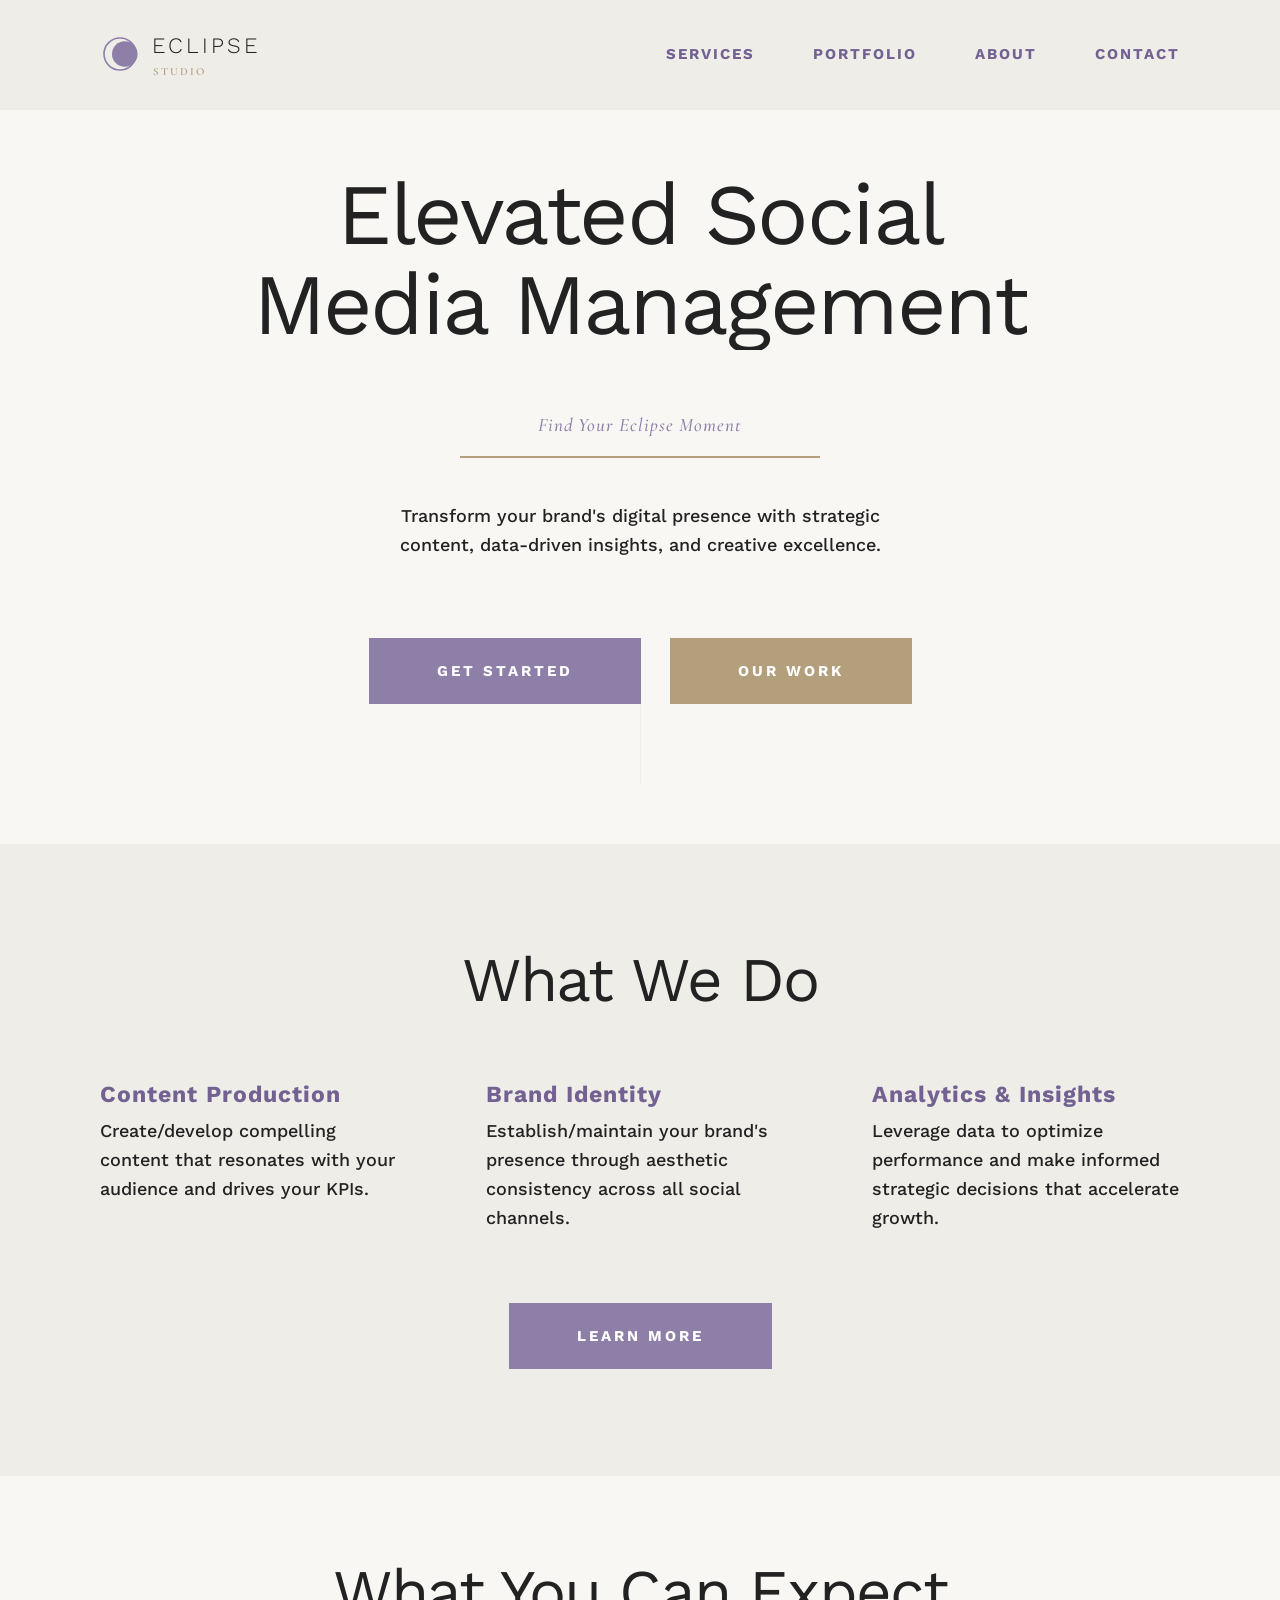
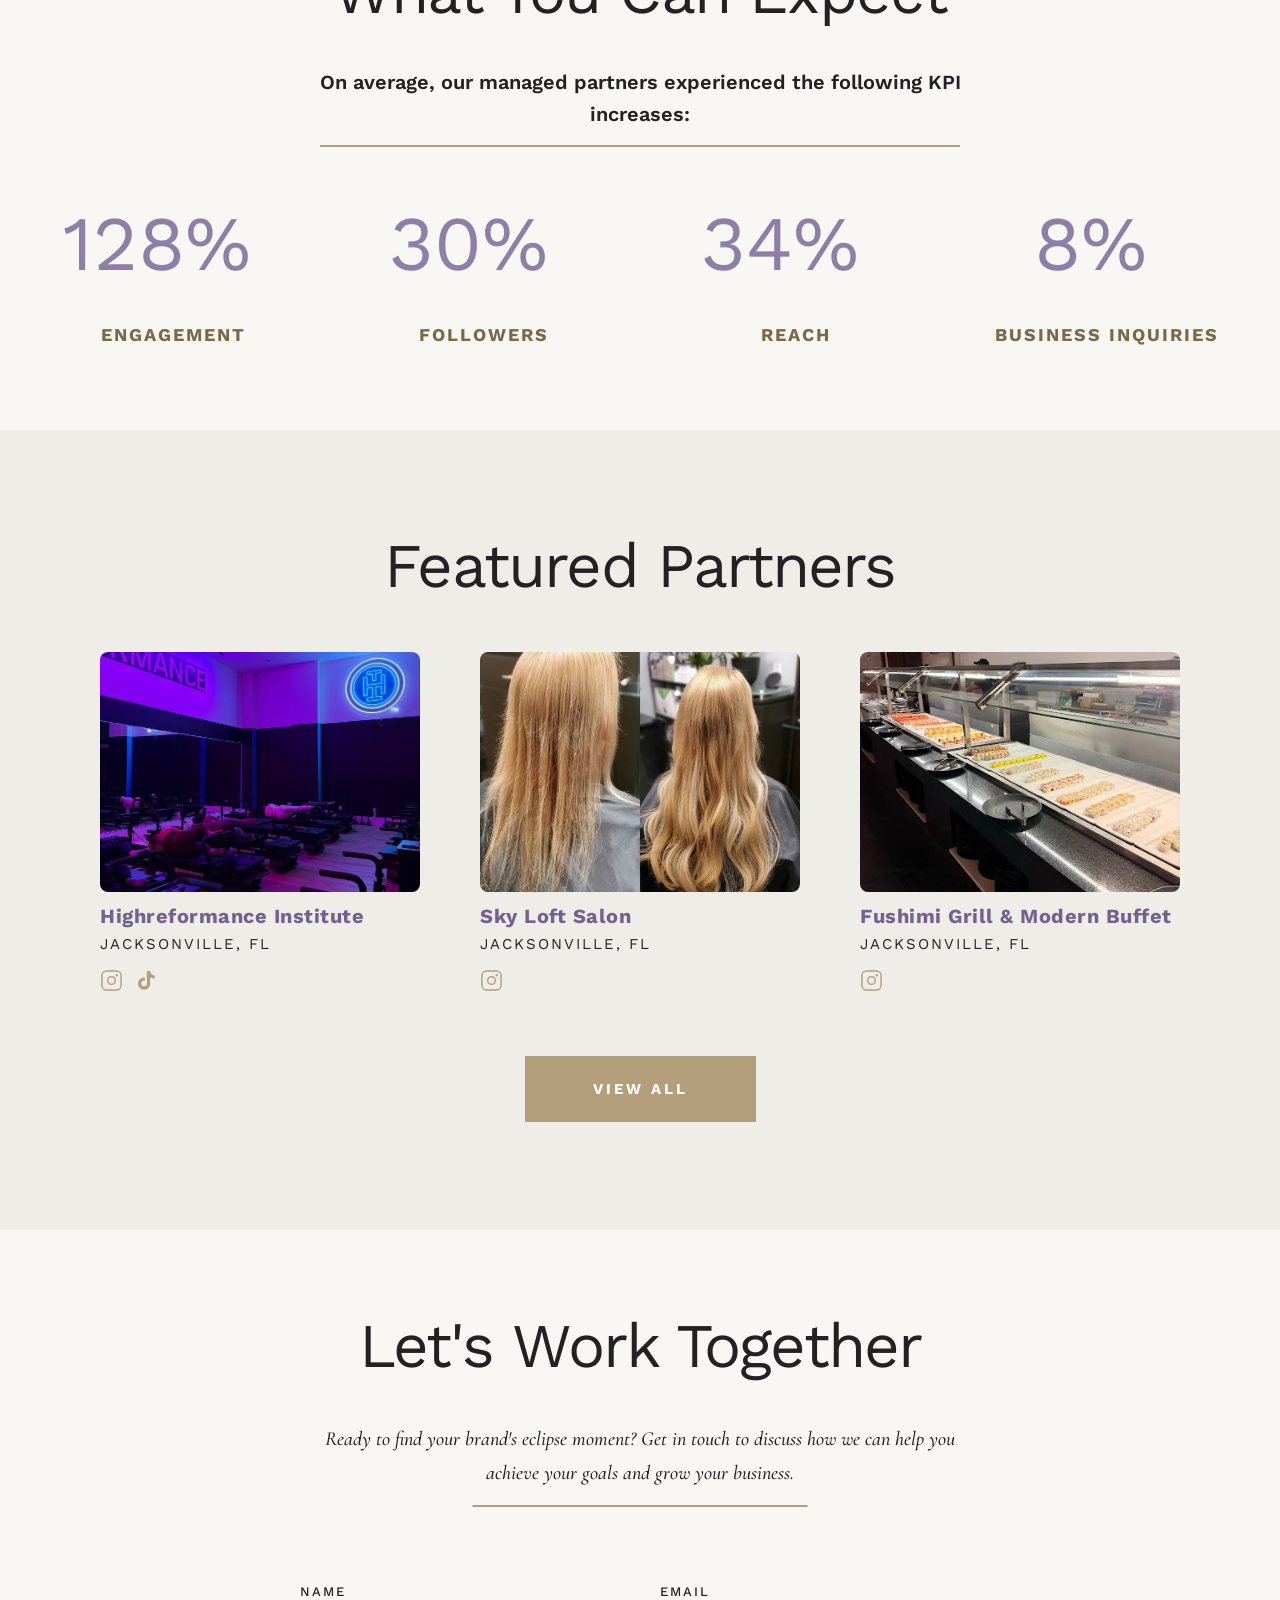
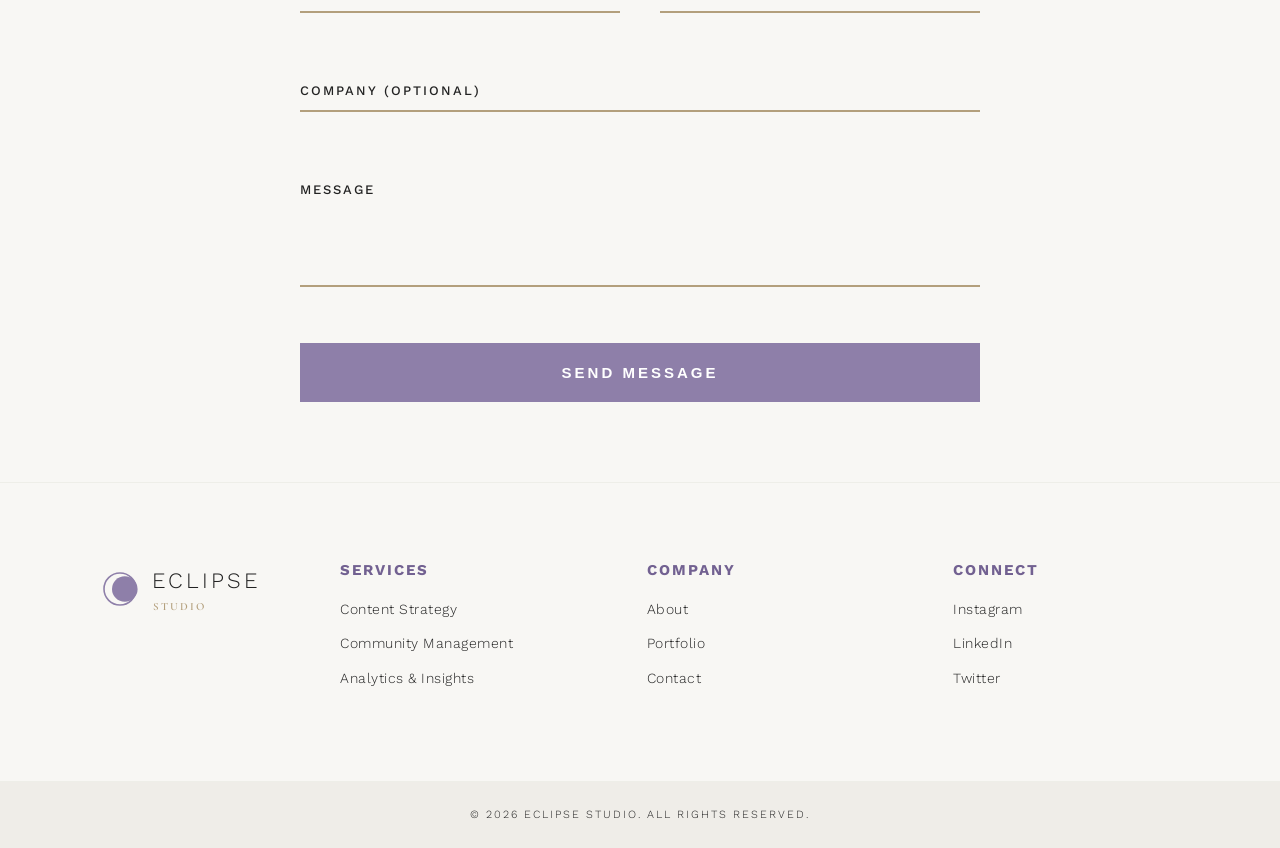
<file: index.html>
<!DOCTYPE html>
<html lang="en">
<head>
    <meta charset="UTF-8">
    <meta name="viewport" content="width=device-width, initial-scale=1.0">
    <meta name="description" content="Eclipse Studio - Elevated social media management for premium brands. Transform your digital presence with strategic content and data-driven insights.">
    <meta name="keywords" content="social media management, digital marketing, content strategy, brand growth">
    <title>Home - Eclipse Studio</title>
    
    <!-- Preconnect for performance -->
    <link rel="preconnect" href="https://fonts.googleapis.com">
    <link rel="preconnect" href="https://fonts.gstatic.com" crossorigin>

    <!-- Google Fonts: Work Sans (headings + body), Cormorant Garamond (accents/taglines) -->
    <link rel="stylesheet" href="https://fonts.googleapis.com/css2?family=Work+Sans:ital,wght@0,100;0,200;0,300;0,400;0,500;0,600;0,700;0,800;0,900&family=Cormorant+Garamond:ital,wght@0,300;0,400;0,500;0,600;0,700;1,300;1,400;1,500;1,600;1,700&display=swap">
    
    <!-- Stylesheet -->
    <link rel="stylesheet" href="style.css">
    
    <!-- Favicon -->
    <link rel="icon" type="image/svg+xml" href="data:image/svg+xml,<svg xmlns='http://www.w3.org/2000/svg' viewBox='0 0 100 100'><circle cx='50' cy='50' r='40' fill='none' stroke='%238E7FA9' stroke-width='4'/><circle cx='62' cy='50' r='32' fill='%238E7FA9'/></svg>">
</head>
<body>
    
    <!-- Header -->
    <header class="header" id="header">
        <div class="container">
            <div class="header-content">
                <a href="index.html" class="logo" aria-label="Eclipse Studio Home">
                    <div class="logo-icon">
                        <svg viewBox="0 0 100 100" xmlns="http://www.w3.org/2000/svg">
                            <circle cx="50" cy="50" r="40" fill="none" stroke="currentColor" stroke-width="4"/>
                            <circle cx="62" cy="50" r="32" fill="currentColor"/>
                        </svg>
                    </div>
                    <div class="logo-text">
                        <h1>ECLIPSE</h1>
                        <p>STUDIO</p>
                    </div>
                </a>
                
                <nav class="nav" id="nav">
                    <a href="services.html" class="nav-link">SERVICES</a>
                    <a href="portfolio.html" class="nav-link">PORTFOLIO</a>
                    <a href="about.html" class="nav-link">ABOUT</a>
                    <a href="contact.html" class="nav-link">CONTACT</a>
                </nav>
                
                <button class="menu-toggle" id="menuToggle" aria-label="Toggle menu">
                    <span></span>
                    <span></span>
                    <span></span>
                </button>
            </div>
        </div>
    </header>

    <!-- Hero Section -->
    <section class="hero" id="home">
        <div class="container">
            <div class="hero-content fade-in">
                <h2 class="hero-title">
                    <span class="line">Elevated Social</span>
                    <span class="line">Media Management</span>
                </h2>
                <p class="hero-tagline">Find Your Eclipse Moment</p>
                <p class="hero-description">Transform your brand's digital presence with strategic content, data-driven insights, and creative excellence.</p>
                <div class="hero-buttons">
                    <a href="#services" class="btn btn-primary">Get Started</a>
                    <a href="#work" class="btn btn-secondary">Our Work</a>
                </div>
            </div>
        </div>
        
        <!-- Scroll Indicator -->
        <div class="scroll-indicator">
            <div class="scroll-line"></div>
        </div>
    </section>

    <!-- Services Section -->
    <section class="services" id="services" style="background: #EFEDE8;">
        <div class="container">
            <h3 class="section-title centered">What We Do</h3>
            
            <div class="services-grid">
                <div class="service-card">
                    <h4 class="service-title">Content Production</h4>
                    <p class="service-description">Create/develop compelling content that resonates with your audience and drives your KPIs.</p>
                    <div class="service-hover-line"></div>
                </div>
                
                <div class="service-card">
                    <h4 class="service-title">Brand Identity</h4>
                    <p class="service-description">Establish/maintain your brand's presence through aesthetic consistency across all social channels.</p>
                    <div class="service-hover-line"></div>
                </div>
                
                <div class="service-card">
                    <h4 class="service-title">Analytics & Insights</h4>
                    <p class="service-description">Leverage data to optimize performance and make informed strategic decisions that accelerate growth.</p>
                    <div class="service-hover-line"></div>
                </div>
            </div>
            
            <div class="services-button-wrapper">
                <a href="services.html" class="btn btn-primary">Learn More</a>
            </div>
        </div>
    </section>

    <!-- Stats Section -->
    <section class="stats-section">
        <div class="container-wide">
            <h3 class="section-title centered">What You Can Expect</h3>
            <p class="stats-subtitle">On average, our managed partners experienced the following KPI increases:</p>
            
            <div class="stats-grid">
                <div class="stat-item">
                    <div class="stat-number-wrapper">
                        <h5 class="stat-value" data-target="251">0</h5>
                        <svg class="stat-arrow" width="24" height="24" viewBox="0 0 24 24" fill="none" stroke="currentColor" stroke-width="2">
                            <path d="M12 19V5M5 12l7-7 7 7"/>
                        </svg>
                    </div>
                    <p class="stat-text">Engagement</p>
                </div>
                <div class="stat-item">
                    <div class="stat-number-wrapper">
                        <h5 class="stat-value" data-target="73">0</h5>
                        <svg class="stat-arrow" width="24" height="24" viewBox="0 0 24 24" fill="none" stroke="currentColor" stroke-width="2">
                            <path d="M12 19V5M5 12l7-7 7 7"/>
                        </svg>
                    </div>
                    <p class="stat-text">Followers</p>
                </div>
                <div class="stat-item">
                    <div class="stat-number-wrapper">
                        <h5 class="stat-value" data-target="155">0</h5>
                        <svg class="stat-arrow" width="24" height="24" viewBox="0 0 24 24" fill="none" stroke="currentColor" stroke-width="2">
                            <path d="M12 19V5M5 12l7-7 7 7"/>
                        </svg>
                    </div>
                    <p class="stat-text">Reach</p>
                </div>
                <div class="stat-item">
                    <div class="stat-number-wrapper">
                        <h5 class="stat-value" data-target="187">0</h5>
                        <svg class="stat-arrow" width="24" height="24" viewBox="0 0 24 24" fill="none" stroke="currentColor" stroke-width="2">
                            <path d="M12 19V5M5 12l7-7 7 7"/>
                        </svg>
                    </div>
                    <p class="stat-text">Business Inquiries</p>
                </div>
            </div>
        </div>
    </section>

    <!-- Work Section -->
    <section class="work-section" id="work" style="background: #EFEDE8;">
        <div class="container">
            <h3 class="section-title centered">Featured Partners</h3>
            
            <div class="work-grid">
                <div class="work-item">
                    <div class="work-image">
                        <img src="assets/images/featured-partners/628469646_18558445669032947_7039694470277147259_n.jpg" alt="Highreformance Institute">
                    </div>
                    <div class="work-info">
                        <h4 class="work-title">Highreformance Institute</h4>
                        <p class="work-category">Jacksonville, FL</p>
                        <div class="work-hover-line"></div>
                        <div class="work-socials">
                            <a href="https://www.instagram.com/hireformanceinstitute/?hl=en" target="_blank" aria-label="Instagram">
                                <svg xmlns="http://www.w3.org/2000/svg" width="23" height="23" viewBox="0 0 24 24" fill="none" stroke="currentColor" stroke-width="1.5" stroke-linecap="round" stroke-linejoin="round"><rect x="2" y="2" width="20" height="20" rx="5" ry="5"/><circle cx="12" cy="12" r="4"/><circle cx="17.5" cy="6.5" r="0.5" fill="currentColor"/></svg>
                            </a>
                            <a href="https://www.tiktok.com/@hireformanceinstitute" target="_blank" aria-label="TikTok">
                                <svg xmlns="http://www.w3.org/2000/svg" width="23" height="23" viewBox="0 0 24 24" fill="currentColor"><path d="M19.59 6.69a4.83 4.83 0 0 1-3.77-4.25V2h-3.45v13.67a2.89 2.89 0 0 1-2.88 2.5 2.89 2.89 0 0 1-2.89-2.89 2.89 2.89 0 0 1 2.89-2.89c.28 0 .54.04.79.1V9.01a6.33 6.33 0 0 0-.79-.05 6.34 6.34 0 0 0-6.34 6.34 6.34 6.34 0 0 0 6.34 6.34 6.34 6.34 0 0 0 6.33-6.34V8.69a8.17 8.17 0 0 0 4.78 1.52V6.75a4.85 4.85 0 0 1-1.01-.06z"/></svg>
                            </a>
                        </div>
                    </div>
                </div>
                
                <div class="work-item">
                    <div class="work-image">
                        <img src="assets/images/featured-partners/image_processing20240608-41-jpgbk3.jpeg" alt="Sky Loft Salon">
                    </div>
                    <div class="work-info">
                        <h4 class="work-title">Sky Loft Salon</h4>
                        <p class="work-category">Jacksonville, FL</p>
                        <div class="work-hover-line"></div>
                        <div class="work-socials">
                            <a href="https://www.instagram.com" target="_blank" aria-label="Instagram">
                                <svg xmlns="http://www.w3.org/2000/svg" width="23" height="23" viewBox="0 0 24 24" fill="none" stroke="currentColor" stroke-width="1.5" stroke-linecap="round" stroke-linejoin="round"><rect x="2" y="2" width="20" height="20" rx="5" ry="5"/><circle cx="12" cy="12" r="4"/><circle cx="17.5" cy="6.5" r="0.5" fill="currentColor"/></svg>
                            </a>
                        </div>
                    </div>
                </div>
                
                <div class="work-item">
                    <div class="work-image">
                        <img src="assets/images/featured-partners/unnamed.jpg" alt="Fushimi Grill & Modern Buffet">
                    </div>
                    <div class="work-info">
                        <h4 class="work-title">Fushimi Grill & Modern Buffet</h4>
                        <p class="work-category">Jacksonville, FL</p>
                        <div class="work-hover-line"></div>
                        <div class="work-socials">
                            <a href="https://www.instagram.com/fushimi_buffet/?hl=en" target="_blank" aria-label="Instagram">
                                <svg xmlns="http://www.w3.org/2000/svg" width="23" height="23" viewBox="0 0 24 24" fill="none" stroke="currentColor" stroke-width="1.5" stroke-linecap="round" stroke-linejoin="round"><rect x="2" y="2" width="20" height="20" rx="5" ry="5"/><circle cx="12" cy="12" r="4"/><circle cx="17.5" cy="6.5" r="0.5" fill="currentColor"/></svg>
                            </a>
                        </div>
                    </div>
                </div>
            </div>
            
            <div class="work-button-wrapper">
                <a href="portfolio.html" class="btn btn-secondary">View All</a>
            </div>
        </div>
    </section>

    <!-- Contact Section -->
    <section class="contact-section" id="contact">
        <div class="container-small">
            <h3 class="section-title centered">Let's Work Together</h3>
            <p class="contact-intro">Ready to find your brand's eclipse moment? Get in touch to discuss how we can help you achieve your goals and grow your business.</p>
            
            <form class="contact-form" id="contactForm">
                <div class="form-row">
                    <div class="form-group">
                        <input type="text" id="name" name="name" required>
                        <label for="name">Name</label>
                    </div>
                    <div class="form-group">
                        <input type="email" id="email" name="email" required>
                        <label for="email">Email</label>
                    </div>
                </div>
                
                <div class="form-group">
                    <input type="text" id="company" name="company">
                    <label for="company">Company (Optional)</label>
                </div>
                
                <div class="form-group">
                    <textarea id="message" name="message" rows="5" required></textarea>
                    <label for="message">Message</label>
                </div>
                
                <button type="submit" class="btn btn-primary btn-full">Send Message</button>
            </form>
        </div>
    </section>

    <!-- Footer -->
    <footer class="footer">
        <div class="container">
            <div class="footer-content">
                <div class="footer-brand">
                <div class="logo-icon">
                    <svg viewBox="0 0 100 100" xmlns="http://www.w3.org/2000/svg">
                        <circle cx="50" cy="50" r="40" fill="none" stroke="currentColor" stroke-width="4"/>
                        <circle cx="62" cy="50" r="32" fill="currentColor"/>
                    </svg>
                </div>
                <div class="logo-text">
                    <h1>ECLIPSE</h1>
                    <p>STUDIO</p>
                </div>
            </div>
                
                <div class="footer-links">
                    <div class="footer-column">
                        <h4>Services</h4>
                        <a href="services.html">Content Strategy</a>
                        <a href="services.html">Community Management</a>
                        <a href="services.html">Analytics & Insights</a>
                    </div>
                    <div class="footer-column">
                        <h4>Company</h4>
                        <a href="about.html">About</a>
                        <a href="portfolio.html">Portfolio</a>
                        <a href="contact.html">Contact</a>
                    </div>
                    <div class="footer-column">
                        <h4>Connect</h4>
                        <a href="#" target="_blank">Instagram</a>
                        <a href="#" target="_blank">LinkedIn</a>
                        <a href="#" target="_blank">Twitter</a>
                    </div>
                </div>
            </div>
            
            </div>
    </footer>
    <div class="footer-bottom">
        <p>© 2026 ECLIPSE STUDIO. ALL RIGHTS RESERVED.</p>
    </div>

    <!-- Back to Top Button -->
    <button class="back-to-top" id="backToTop" aria-label="Back to top">
        <svg width="24" height="24" viewBox="0 0 24 24" fill="none" stroke="currentColor" stroke-width="2">
            <path d="M12 19V5M5 12l7-7 7 7"/>
        </svg>
    </button>

    <!-- Scripts -->
    <script src="script.js"></script>
</body>
</html>
</file>
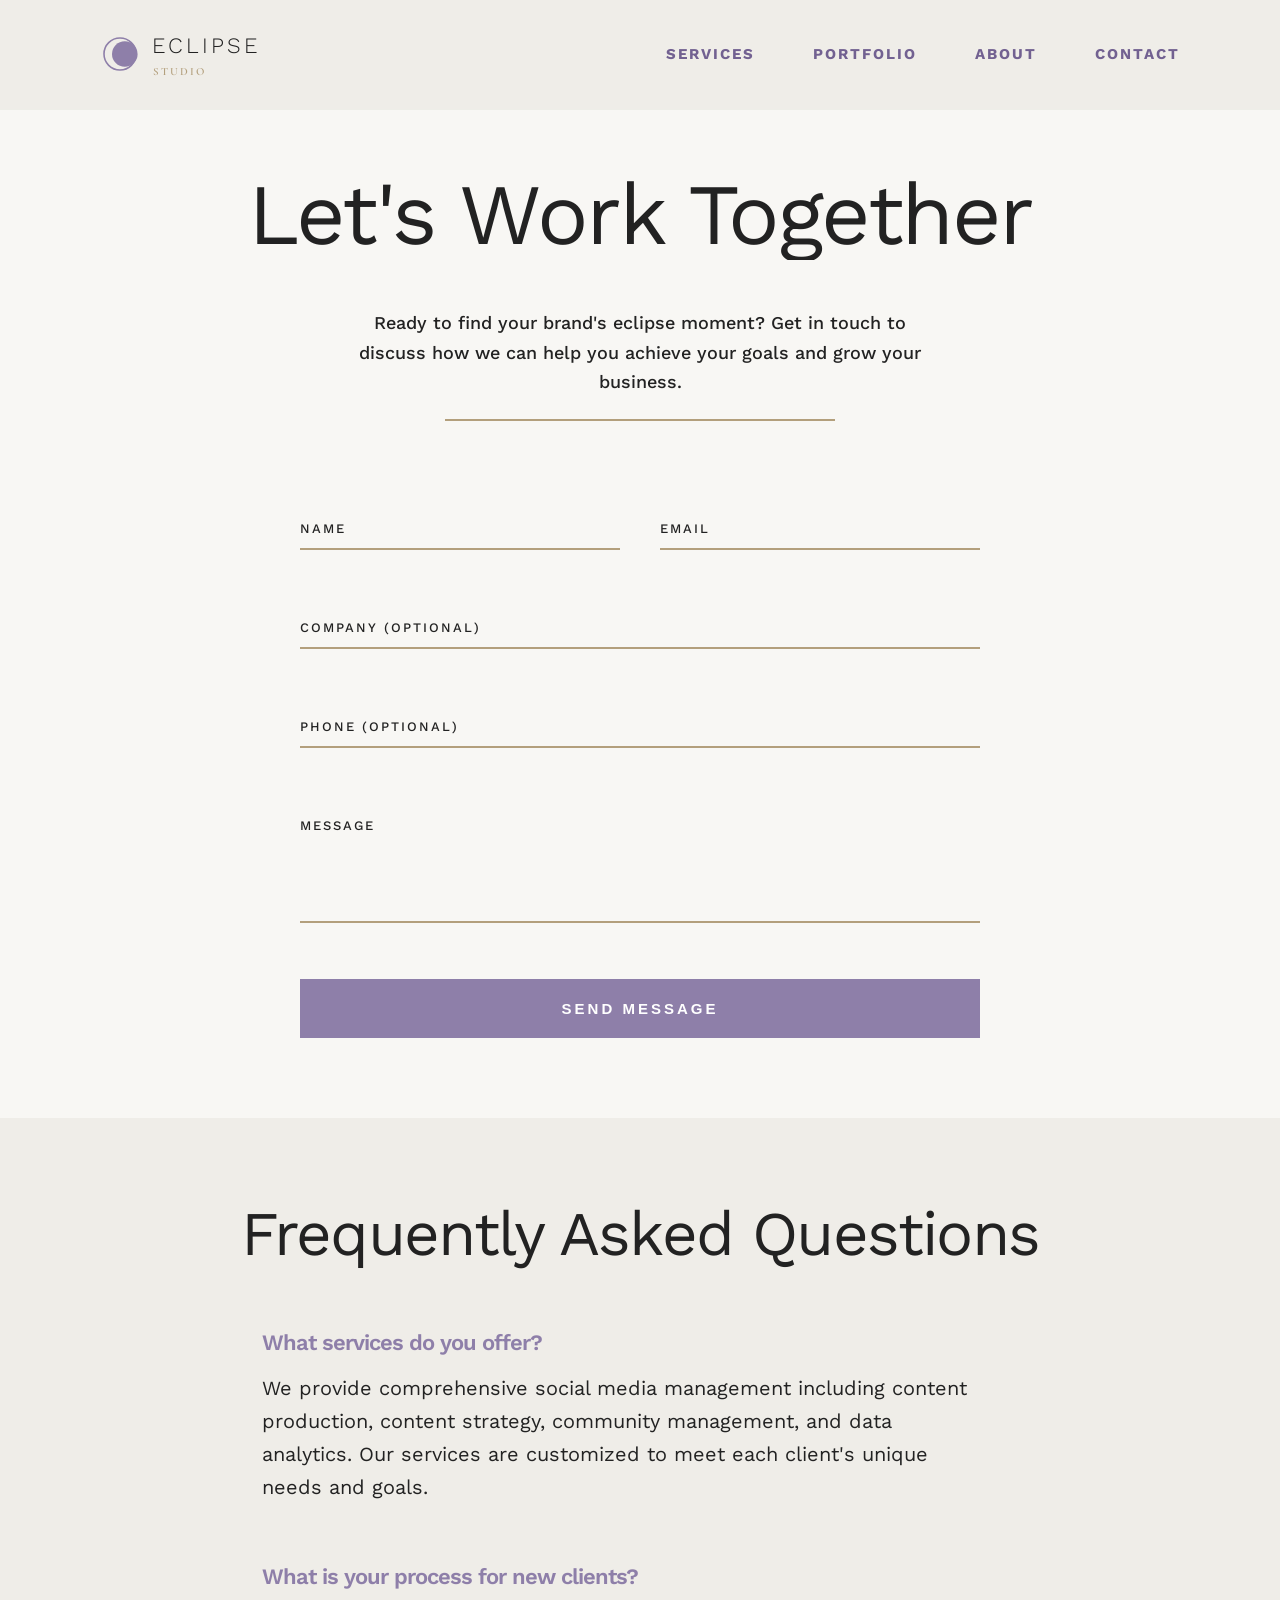
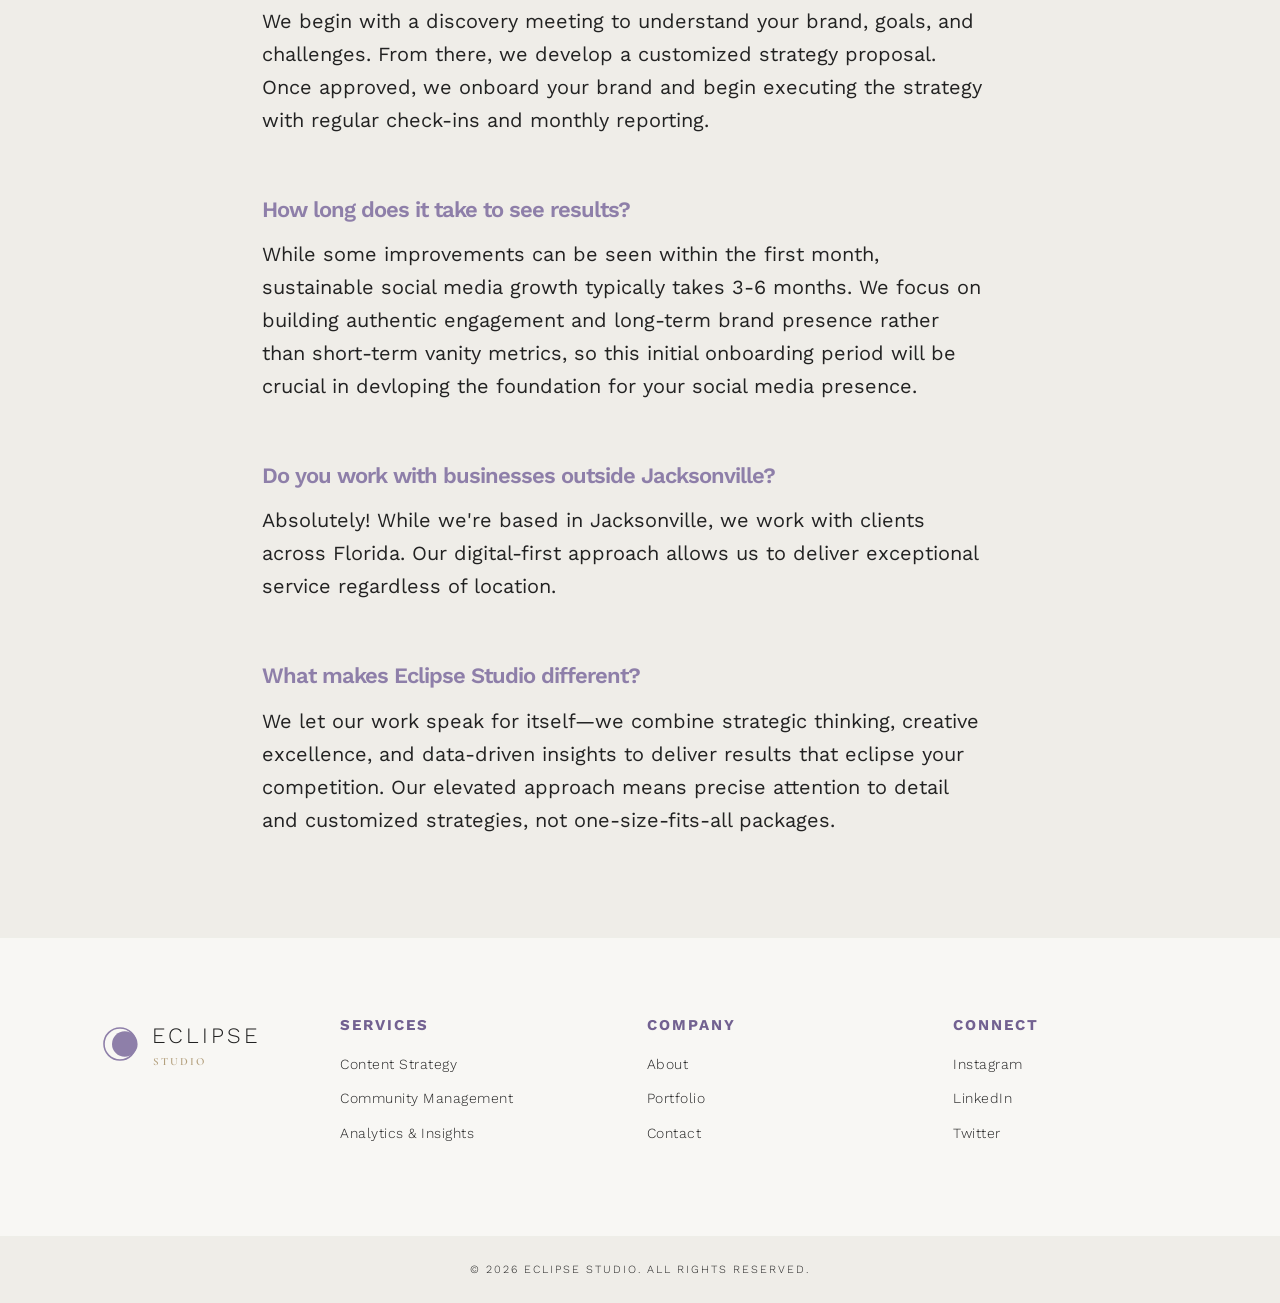
<file: contact.html>
<!DOCTYPE html>
<html lang="en">
<head>
    <meta charset="UTF-8">
    <meta name="viewport" content="width=device-width, initial-scale=1.0">
    <meta name="description" content="Contact Eclipse Studio - Get in touch to discuss how we can help elevate your brand's social media presence.">
    <meta name="keywords" content="contact, social media consultation, get started">
    <title>Contact - Eclipse Studio</title>
    
    <!-- Preconnect for performance -->
    <link rel="preconnect" href="https://fonts.googleapis.com">
    <link rel="preconnect" href="https://fonts.gstatic.com" crossorigin>

    <!-- Google Fonts: Work Sans (headings + body), Cormorant Garamond (accents/taglines) -->
    <link rel="stylesheet" href="https://fonts.googleapis.com/css2?family=Work+Sans:ital,wght@0,100;0,200;0,300;0,400;0,500;0,600;0,700;0,800;0,900&family=Cormorant+Garamond:ital,wght@0,300;0,400;0,500;0,600;0,700;1,300;1,400;1,500;1,600;1,700&display=swap">
    
    <!-- Stylesheet -->
    <link rel="stylesheet" href="style.css">
    
    <!-- Favicon -->
    <link rel="icon" type="image/svg+xml" href="data:image/svg+xml,<svg xmlns='http://www.w3.org/2000/svg' viewBox='0 0 100 100'><circle cx='50' cy='50' r='40' fill='none' stroke='%238E7FA9' stroke-width='4'/><circle cx='62' cy='50' r='32' fill='%238E7FA9'/></svg>">
</head>
<body>
    
    <!-- Header -->
    <header class="header" id="header">
        <div class="container">
            <div class="header-content">
                <a href="index.html" class="logo" aria-label="Eclipse Studio Home">
                    <div class="logo-icon">
                        <svg viewBox="0 0 100 100" xmlns="http://www.w3.org/2000/svg">
                            <circle cx="50" cy="50" r="40" fill="none" stroke="currentColor" stroke-width="4"/>
                            <circle cx="62" cy="50" r="32" fill="currentColor"/>
                        </svg>
                    </div>
                    <div class="logo-text">
                        <h1>ECLIPSE</h1>
                        <p>STUDIO</p>
                    </div>
                </a>
                
                <nav class="nav" id="nav">
                    <a href="services.html" class="nav-link">SERVICES</a>
                    <a href="portfolio.html" class="nav-link">PORTFOLIO</a>
                    <a href="about.html" class="nav-link">ABOUT</a>
                    <a href="contact.html" class="nav-link">CONTACT</a>
                </nav>
                
                <button class="menu-toggle" id="menuToggle" aria-label="Toggle menu">
                    <span></span>
                    <span></span>
                    <span></span>
                </button>
            </div>
        </div>
    </header>

    <!-- Page Hero -->
    <section class="hero hero--page">
        <div class="container">
            <div class="hero-content fade-in">
                <h2 class="hero-title" style="animation-delay: 0.8s;">
                    <span class="line">Let's Work Together</span>
                </h2>
                <p class="hero-description" style="animation-delay: 1.0s; max-width: 600px; position: relative; padding-bottom: 24px;">Ready to find your brand's eclipse moment? Get in touch to discuss how we can help you achieve your goals and grow your business.<span class="underline-deco" style="--underline-w: 390px;"></span></p>
            </div>
        </div>
    </section>

    <!-- Contact Form Section -->
    <section class="contact-section" id="contact" style="padding: 0px 0 80px;">
        <div class="container-small">
            <form class="contact-form" id="contactForm">
                <div class="form-row">
                    <div class="form-group">
                        <input type="text" id="name" name="name" required>
                        <label for="name">Name</label>
                    </div>
                    <div class="form-group">
                        <input type="email" id="email" name="email" required>
                        <label for="email">Email</label>
                    </div>
                </div>
                
                <div class="form-group">
                    <input type="text" id="company" name="company">
                    <label for="company">Company (Optional)</label>
                </div>

                <div class="form-group">
                    <input type="tel" id="phone" name="phone">
                    <label for="phone">Phone (Optional)</label>
                </div>
                
                <div class="form-group">
                    <textarea id="message" name="message" rows="5" required></textarea>
                    <label for="message">Message</label>
                </div>
                
                <button type="submit" class="btn btn-primary btn-full">Send Message</button>
            </form>
        </div>
    </section>

    <!-- FAQ Section -->
    <section class="services contact-faq" style="background: #EFEDE8; padding: 80px 0 40px;">
        <div class="container">
            <h3 class="section-title centered">Frequently Asked Questions</h3>
            
            <div style="max-width: 800px; margin: 60px auto 0;">
                <div class="service-detail">
                    <h3 class="service-detail-title" style="font-size: 22px; margin-bottom: 16px;">What services do you offer?</h3>
                    <p class="service-detail-description">We provide comprehensive social media management including content production, content strategy, community management, and data analytics. Our services are customized to meet each client's unique needs and goals.</p>
                </div>

                <div class="service-detail">
                    <h3 class="service-detail-title" style="font-size: 22px; margin-bottom: 16px;">What is your process for new clients?</h3>
                    <p class="service-detail-description">We begin with a discovery meeting to understand your brand, goals, and challenges. From there, we develop a customized strategy proposal. Once approved, we onboard your brand and begin executing the strategy with regular check-ins and monthly reporting.</p>
                </div>

                <div class="service-detail">
                    <h3 class="service-detail-title" style="font-size: 22px; margin-bottom: 16px;">How long does it take to see results?</h3>
                    <p class="service-detail-description">While some improvements can be seen within the first month, sustainable social media growth typically takes 3-6 months. We focus on building authentic engagement and long-term brand presence rather than short-term vanity metrics, so this initial onboarding period will be crucial in devloping the foundation for your social media presence.</p>
                </div>

                <div class="service-detail">
                    <h3 class="service-detail-title" style="font-size: 22px; margin-bottom: 16px;">Do you work with businesses outside Jacksonville?</h3>
                    <p class="service-detail-description">Absolutely! While we're based in Jacksonville, we work with clients across Florida. Our digital-first approach allows us to deliver exceptional service regardless of location.</p>
                </div>

                <div class="service-detail">
                    <h3 class="service-detail-title" style="font-size: 22px; margin-bottom: 16px;">What makes Eclipse Studio different?</h3>
                    <p class="service-detail-description">We let our work speak for itself—we combine strategic thinking, creative excellence, and data-driven insights to deliver results that eclipse your competition. Our elevated approach means precise attention to detail and customized strategies, not one-size-fits-all packages.</p>
                </div>
            </div>
        </div>
    </section>

    <!-- Footer -->
    <footer class="footer">
        <div class="container">
            <div class="footer-content">
                <div class="footer-brand">
                    <div class="logo-icon">
                        <svg viewBox="0 0 100 100" xmlns="http://www.w3.org/2000/svg">
                            <circle cx="50" cy="50" r="40" fill="none" stroke="currentColor" stroke-width="4"/>
                            <circle cx="62" cy="50" r="32" fill="currentColor"/>
                        </svg>
                    </div>
                    <div class="logo-text">
                        <h1>ECLIPSE</h1>
                        <p>STUDIO</p>
                    </div>
                </div>
                
                <div class="footer-links">
                    <div class="footer-column">
                        <h4>Services</h4>
                        <a href="services.html">Content Strategy</a>
                        <a href="services.html">Community Management</a>
                        <a href="services.html">Analytics & Insights</a>
                    </div>
                    <div class="footer-column">
                        <h4>Company</h4>
                        <a href="about.html">About</a>
                        <a href="portfolio.html">Portfolio</a>
                        <a href="contact.html">Contact</a>
                    </div>
                    <div class="footer-column">
                        <h4>Connect</h4>
                        <a href="#" target="_blank">Instagram</a>
                        <a href="#" target="_blank">LinkedIn</a>
                        <a href="#" target="_blank">Twitter</a>
                    </div>
                </div>
            </div>
            
            </div>
    </footer>
    <div class="footer-bottom">
        <p>© 2026 ECLIPSE STUDIO. ALL RIGHTS RESERVED.</p>
    </div>

    <!-- Back to Top Button -->
    <button class="back-to-top" id="backToTop" aria-label="Back to top">
        <svg width="24" height="24" viewBox="0 0 24 24" fill="none" stroke="currentColor" stroke-width="2">
            <path d="M12 19V5M5 12l7-7 7 7"/>
        </svg>
    </button>

    <!-- Scripts -->
    <script src="script.js"></script>
</body>
</html>
</file>
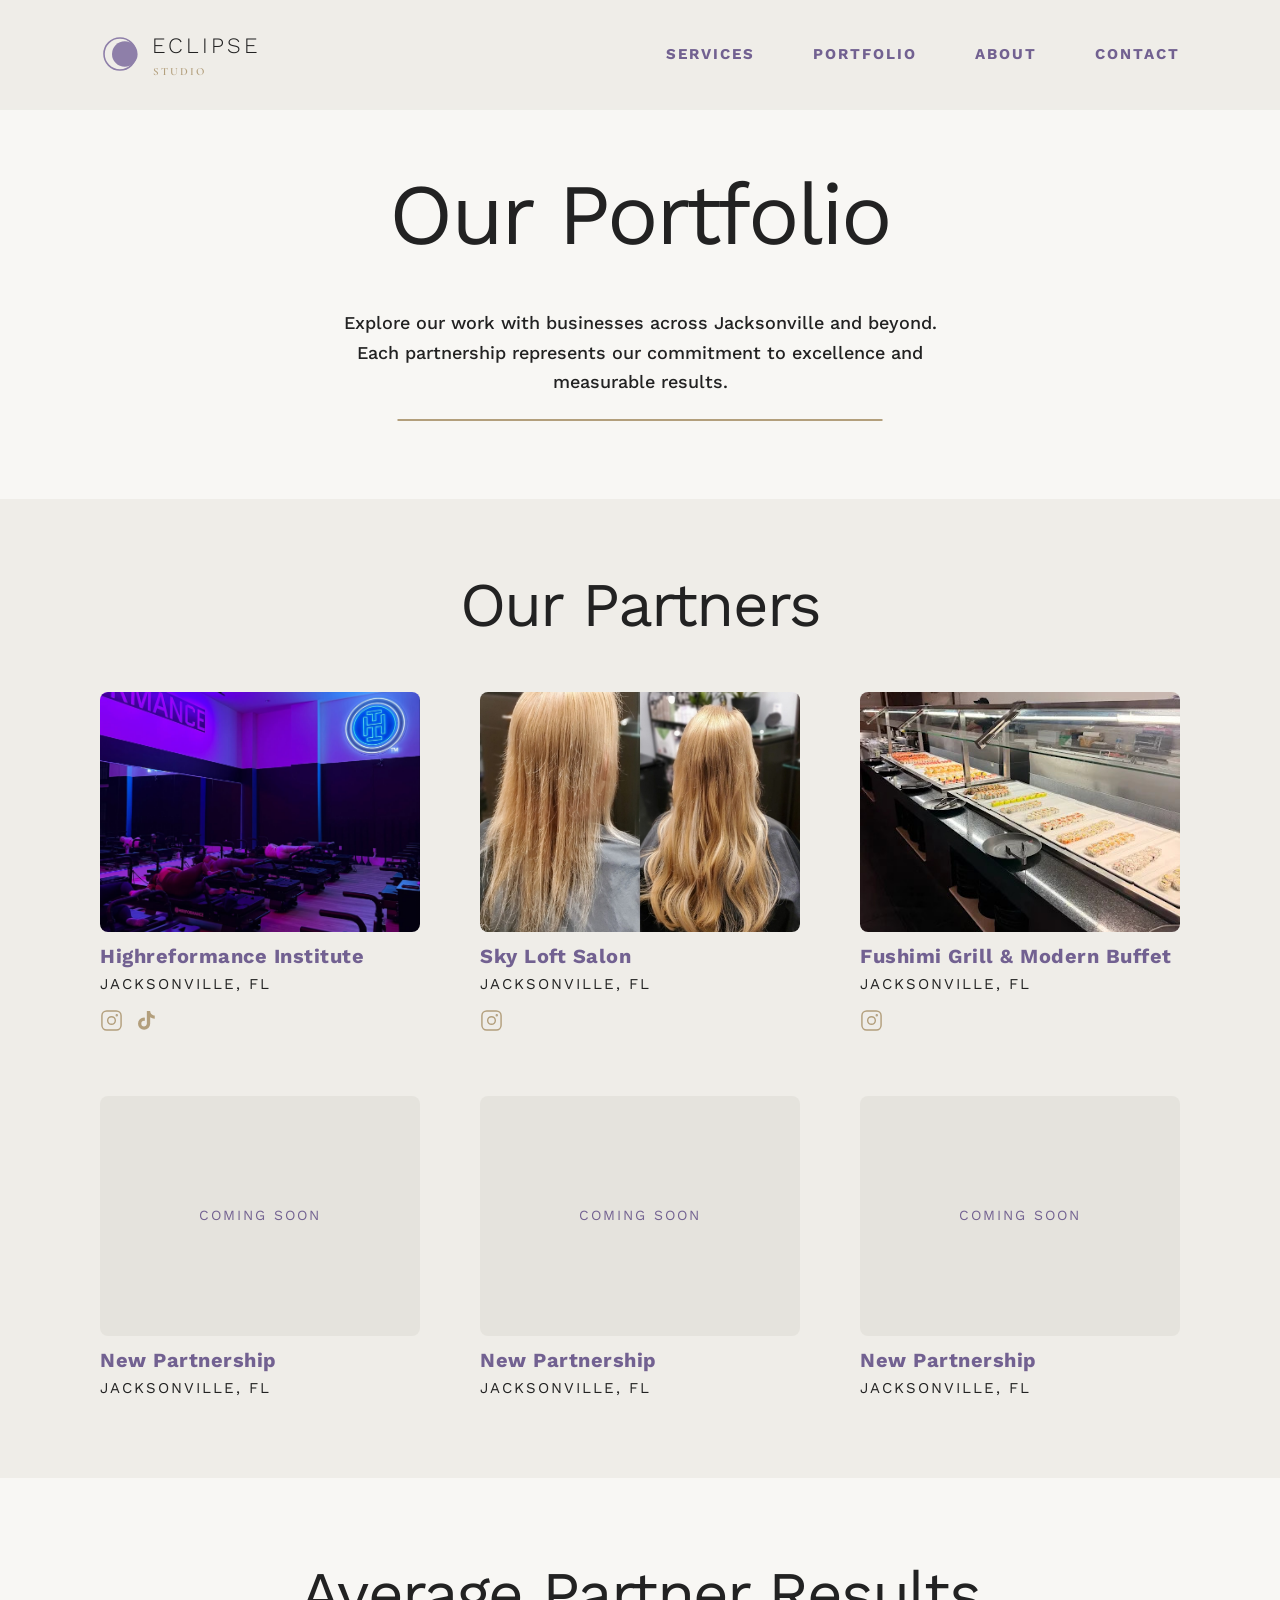
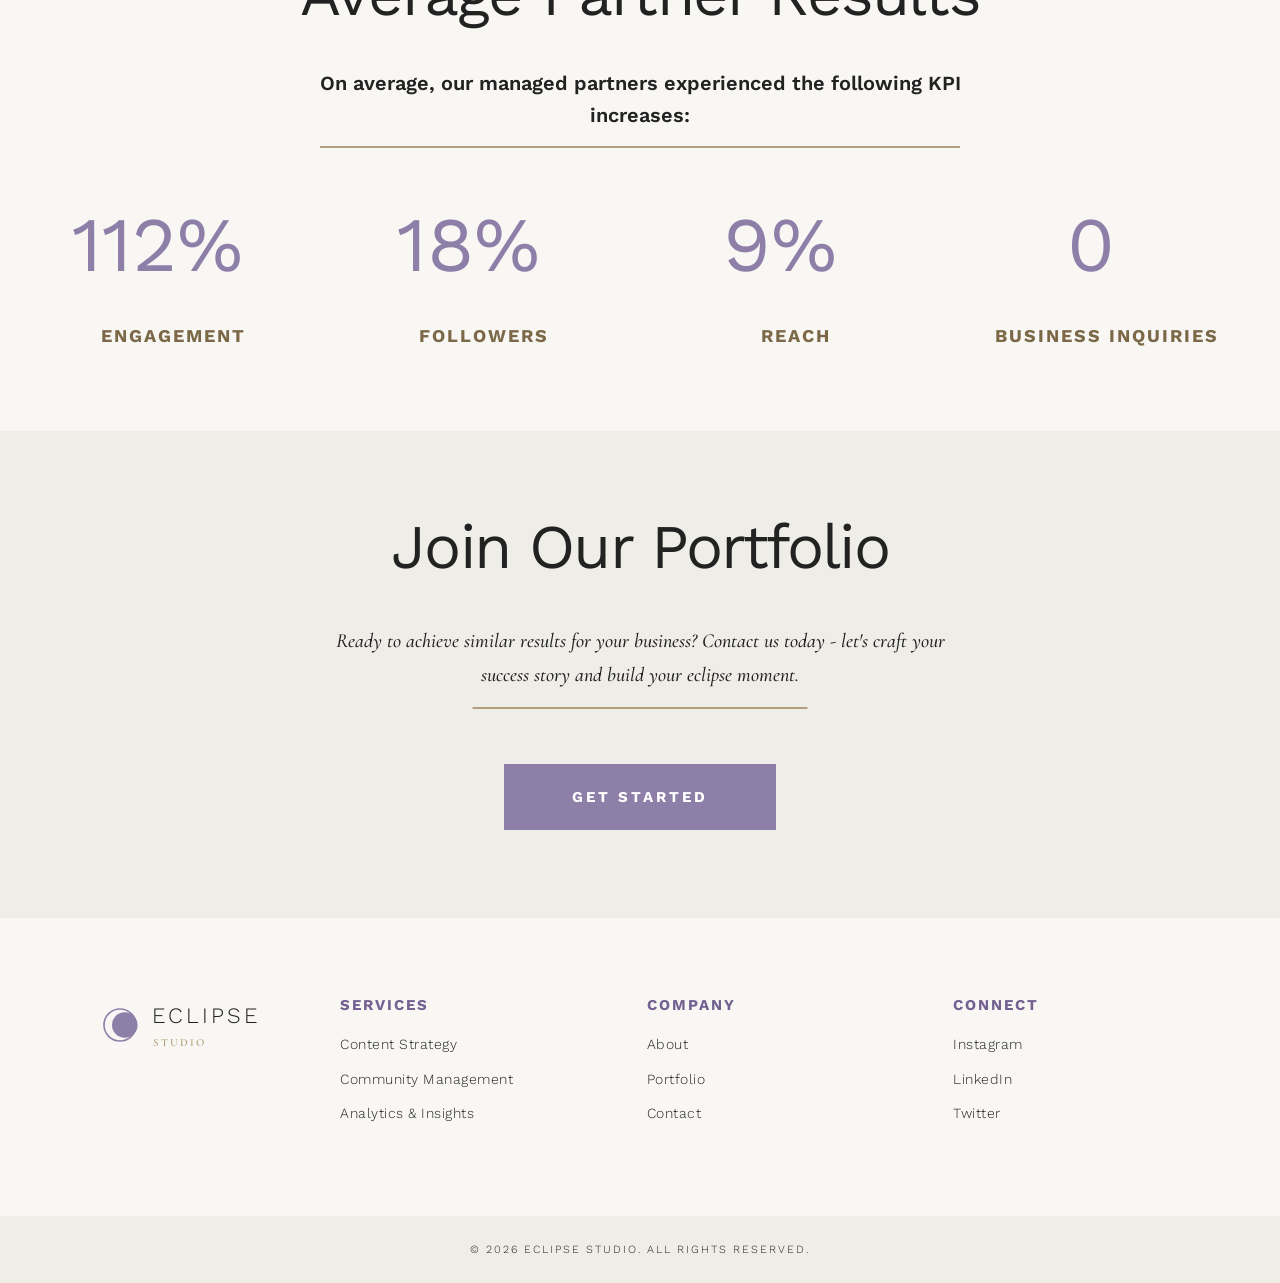
<file: portfolio.html>
<!DOCTYPE html>
<html lang="en">
<head>
    <meta charset="UTF-8">
    <meta name="viewport" content="width=device-width, initial-scale=1.0">
    <meta name="description" content="Eclipse Studio Portfolio - View our featured partners and successful social media campaigns.">
    <meta name="keywords" content="portfolio, case studies, social media success, clients">
    <title>Portfolio - Eclipse Studio</title>
    
    <!-- Preconnect for performance -->
    <link rel="preconnect" href="https://fonts.googleapis.com">
    <link rel="preconnect" href="https://fonts.gstatic.com" crossorigin>

    <!-- Google Fonts: Work Sans (headings + body), Cormorant Garamond (accents/taglines) -->
    <link rel="stylesheet" href="https://fonts.googleapis.com/css2?family=Work+Sans:ital,wght@0,100;0,200;0,300;0,400;0,500;0,600;0,700;0,800;0,900&family=Cormorant+Garamond:ital,wght@0,300;0,400;0,500;0,600;0,700;1,300;1,400;1,500;1,600;1,700&display=swap">
    
    <!-- Stylesheet -->
    <link rel="stylesheet" href="style.css">
    
    <!-- Favicon -->
    <link rel="icon" type="image/svg+xml" href="data:image/svg+xml,<svg xmlns='http://www.w3.org/2000/svg' viewBox='0 0 100 100'><circle cx='50' cy='50' r='40' fill='none' stroke='%238E7FA9' stroke-width='4'/><circle cx='62' cy='50' r='32' fill='%238E7FA9'/></svg>">
</head>
<body>
    
    <!-- Header -->
    <header class="header" id="header">
        <div class="container">
            <div class="header-content">
                <a href="index.html" class="logo" aria-label="Eclipse Studio Home">
                    <div class="logo-icon">
                        <svg viewBox="0 0 100 100" xmlns="http://www.w3.org/2000/svg">
                            <circle cx="50" cy="50" r="40" fill="none" stroke="currentColor" stroke-width="4"/>
                            <circle cx="62" cy="50" r="32" fill="currentColor"/>
                        </svg>
                    </div>
                    <div class="logo-text">
                        <h1>ECLIPSE</h1>
                        <p>STUDIO</p>
                    </div>
                </a>
                
                <nav class="nav" id="nav">
                    <a href="services.html" class="nav-link">SERVICES</a>
                    <a href="portfolio.html" class="nav-link">PORTFOLIO</a>
                    <a href="about.html" class="nav-link">ABOUT</a>
                    <a href="contact.html" class="nav-link">CONTACT</a>
                </nav>
                
                <button class="menu-toggle" id="menuToggle" aria-label="Toggle menu">
                    <span></span>
                    <span></span>
                    <span></span>
                </button>
            </div>
        </div>
    </header>

    <!-- Page Hero -->
    <section class="hero hero--page">
        <div class="container">
            <div class="hero-content fade-in">
                <h2 class="hero-title" style="animation-delay: 0.8s;">
                    <span class="line">Our Portfolio</span>
                </h2>
                <p class="hero-description" style="animation-delay: 1.0s; max-width: 600px; position: relative; padding-bottom: 24px;">Explore our work with businesses across Jacksonville and beyond. Each partnership represents our commitment to excellence and measurable results.<span class="underline-deco" style="--underline-w: 485px;"></span></p>
            </div>
        </div>
    </section>

    <!-- Featured Partners Section -->
    <section class="work-section" id="portfolio-grid" style="background: #EFEDE8; padding: 70px 0;">
        <div class="container">
            <h3 class="section-title centered">Our Partners</h3>
            
            <div class="work-grid">
                <div class="work-item">
                    <div class="work-image">
                        <img src="assets/images/featured-partners/628469646_18558445669032947_7039694470277147259_n.jpg" alt="Highreformance Institute">
                    </div>
                    <div class="work-info">
                        <h4 class="work-title">Highreformance Institute</h4>
                        <p class="work-category">Jacksonville, FL</p>
                        <div class="work-hover-line"></div>
                        <div class="work-socials">
                            <a href="https://www.instagram.com/hireformanceinstitute/?hl=en" target="_blank" aria-label="Instagram">
                                <svg xmlns="http://www.w3.org/2000/svg" width="23" height="23" viewBox="0 0 24 24" fill="none" stroke="currentColor" stroke-width="1.5" stroke-linecap="round" stroke-linejoin="round"><rect x="2" y="2" width="20" height="20" rx="5" ry="5"/><circle cx="12" cy="12" r="4"/><circle cx="17.5" cy="6.5" r="0.5" fill="currentColor"/></svg>
                            </a>
                            <a href="https://www.tiktok.com/@hireformanceinstitute" target="_blank" aria-label="TikTok">
                                <svg xmlns="http://www.w3.org/2000/svg" width="23" height="23" viewBox="0 0 24 24" fill="currentColor"><path d="M19.59 6.69a4.83 4.83 0 0 1-3.77-4.25V2h-3.45v13.67a2.89 2.89 0 0 1-2.88 2.5 2.89 2.89 0 0 1-2.89-2.89 2.89 2.89 0 0 1 2.89-2.89c.28 0 .54.04.79.1V9.01a6.33 6.33 0 0 0-.79-.05 6.34 6.34 0 0 0-6.34 6.34 6.34 6.34 0 0 0 6.34 6.34 6.34 6.34 0 0 0 6.33-6.34V8.69a8.17 8.17 0 0 0 4.78 1.52V6.75a4.85 4.85 0 0 1-1.01-.06z"/></svg>
                            </a>
                        </div>
                    </div>
                </div>
                
                <div class="work-item">
                    <div class="work-image">
                        <img src="assets/images/featured-partners/image_processing20240608-41-jpgbk3.jpeg" alt="Sky Loft Salon">
                    </div>
                    <div class="work-info">
                        <h4 class="work-title">Sky Loft Salon</h4>
                        <p class="work-category">Jacksonville, FL</p>
                        <div class="work-hover-line"></div>
                        <div class="work-socials">
                            <a href="https://www.instagram.com" target="_blank" aria-label="Instagram">
                                <svg xmlns="http://www.w3.org/2000/svg" width="23" height="23" viewBox="0 0 24 24" fill="none" stroke="currentColor" stroke-width="1.5" stroke-linecap="round" stroke-linejoin="round"><rect x="2" y="2" width="20" height="20" rx="5" ry="5"/><circle cx="12" cy="12" r="4"/><circle cx="17.5" cy="6.5" r="0.5" fill="currentColor"/></svg>
                            </a>
                        </div>
                    </div>
                </div>
                
                <div class="work-item">
                    <div class="work-image">
                        <img src="assets/images/featured-partners/unnamed.jpg" alt="Fushimi Grill & Modern Buffet">
                    </div>
                    <div class="work-info">
                        <h4 class="work-title">Fushimi Grill & Modern Buffet</h4>
                        <p class="work-category">Jacksonville, FL</p>
                        <div class="work-hover-line"></div>
                        <div class="work-socials">
                            <a href="https://www.instagram.com/fushimi_buffet/?hl=en" target="_blank" aria-label="Instagram">
                                <svg xmlns="http://www.w3.org/2000/svg" width="23" height="23" viewBox="0 0 24 24" fill="none" stroke="currentColor" stroke-width="1.5" stroke-linecap="round" stroke-linejoin="round"><rect x="2" y="2" width="20" height="20" rx="5" ry="5"/><circle cx="12" cy="12" r="4"/><circle cx="17.5" cy="6.5" r="0.5" fill="currentColor"/></svg>
                            </a>
                        </div>
                    </div>
                </div>

                <!-- Placeholder for additional portfolio items -->
                <div class="work-item">
                    <div class="work-image" style="background: #E5E3DD;">
                        <div class="work-placeholder">COMING SOON</div>
                    </div>
                    <div class="work-info">
                        <h4 class="work-title">New Partnership</h4>
                        <p class="work-category">Jacksonville, FL</p>
                    </div>
                    <div class="work-hover-line"></div>
                </div>

                <div class="work-item">
                    <div class="work-image" style="background: #E5E3DD;">
                        <div class="work-placeholder">COMING SOON</div>
                    </div>
                    <div class="work-info">
                        <h4 class="work-title">New Partnership</h4>
                        <p class="work-category">Jacksonville, FL</p>
                    </div>
                    <div class="work-hover-line"></div>
                </div>

                <div class="work-item">
                    <div class="work-image" style="background: #E5E3DD;">
                        <div class="work-placeholder">COMING SOON</div>
                    </div>
                    <div class="work-info">
                        <h4 class="work-title">New Partnership</h4>
                        <p class="work-category">Jacksonville, FL</p>
                    </div>
                    <div class="work-hover-line"></div>
                </div>
            </div>
        </div>
    </section>

    <!-- Results Overview Section -->
    <section class="stats-section" style="padding: 80px 0;">
        <div class="container-wide">
            <h3 class="section-title centered">Average Partner Results</h3>
            <p class="stats-subtitle">On average, our managed partners experienced the following KPI increases:</p>
            
            <div class="stats-grid">
                <div class="stat-item">
                    <div class="stat-number-wrapper">
                        <h5 class="stat-value" data-target="251">0</h5>
                        <svg class="stat-arrow" width="24" height="24" viewBox="0 0 24 24" fill="none" stroke="currentColor" stroke-width="2">
                            <path d="M12 19V5M5 12l7-7 7 7"/>
                        </svg>
                    </div>
                    <p class="stat-text">Engagement</p>
                </div>
                <div class="stat-item">
                    <div class="stat-number-wrapper">
                        <h5 class="stat-value" data-target="73">0</h5>
                        <svg class="stat-arrow" width="24" height="24" viewBox="0 0 24 24" fill="none" stroke="currentColor" stroke-width="2">
                            <path d="M12 19V5M5 12l7-7 7 7"/>
                        </svg>
                    </div>
                    <p class="stat-text">Followers</p>
                </div>
                <div class="stat-item">
                    <div class="stat-number-wrapper">
                        <h5 class="stat-value" data-target="155">0</h5>
                        <svg class="stat-arrow" width="24" height="24" viewBox="0 0 24 24" fill="none" stroke="currentColor" stroke-width="2">
                            <path d="M12 19V5M5 12l7-7 7 7"/>
                        </svg>
                    </div>
                    <p class="stat-text">Reach</p>
                </div>
                <div class="stat-item">
                    <div class="stat-number-wrapper">
                        <h5 class="stat-value" data-target="187">0</h5>
                        <svg class="stat-arrow" width="24" height="24" viewBox="0 0 24 24" fill="none" stroke="currentColor" stroke-width="2">
                            <path d="M12 19V5M5 12l7-7 7 7"/>
                        </svg>
                    </div>
                    <p class="stat-text">Business Inquiries</p>
                </div>
            </div>
        </div>
    </section>

    <!-- CTA Section -->
    <section class="contact-section" style="background: #EFEDE8; padding: 80px 0;">
        <div class="container-small">
            <h3 class="section-title centered">Join Our Portfolio</h3>
            <p class="contact-intro">Ready to achieve similar results for your business? Contact us today - let's craft your success story and build your eclipse moment.</p>
            <div style="text-align: center; margin-top: 40px;">
                <a href="contact.html" class="btn btn-primary">Get Started</a>
            </div>
        </div>
    </section>

    <!-- Footer -->
    <footer class="footer">
        <div class="container">
            <div class="footer-content">
                <div class="footer-brand">
                    <div class="logo-icon">
                        <svg viewBox="0 0 100 100" xmlns="http://www.w3.org/2000/svg">
                            <circle cx="50" cy="50" r="40" fill="none" stroke="currentColor" stroke-width="4"/>
                            <circle cx="62" cy="50" r="32" fill="currentColor"/>
                        </svg>
                    </div>
                    <div class="logo-text">
                        <h1>ECLIPSE</h1>
                        <p>STUDIO</p>
                    </div>
                </div>
                
                <div class="footer-links">
                    <div class="footer-column">
                        <h4>Services</h4>
                        <a href="services.html">Content Strategy</a>
                        <a href="services.html">Community Management</a>
                        <a href="services.html">Analytics & Insights</a>
                    </div>
                    <div class="footer-column">
                        <h4>Company</h4>
                        <a href="about.html">About</a>
                        <a href="portfolio.html">Portfolio</a>
                        <a href="contact.html">Contact</a>
                    </div>
                    <div class="footer-column">
                        <h4>Connect</h4>
                        <a href="#" target="_blank">Instagram</a>
                        <a href="#" target="_blank">LinkedIn</a>
                        <a href="#" target="_blank">Twitter</a>
                    </div>
                </div>
            </div>
        </div>
        <div class="footer-bottom">
            <p>© 2026 ECLIPSE STUDIO. ALL RIGHTS RESERVED.</p>
        </div>
    </footer>

    <!-- Back to Top Button -->
    <button class="back-to-top" id="backToTop" aria-label="Back to top">
        <svg width="24" height="24" viewBox="0 0 24 24" fill="none" stroke="currentColor" stroke-width="2">
            <path d="M12 19V5M5 12l7-7 7 7"/>
        </svg>
    </button>

    <!-- Scripts -->
    <script src="script.js"></script>
</body>
</html>
</file>
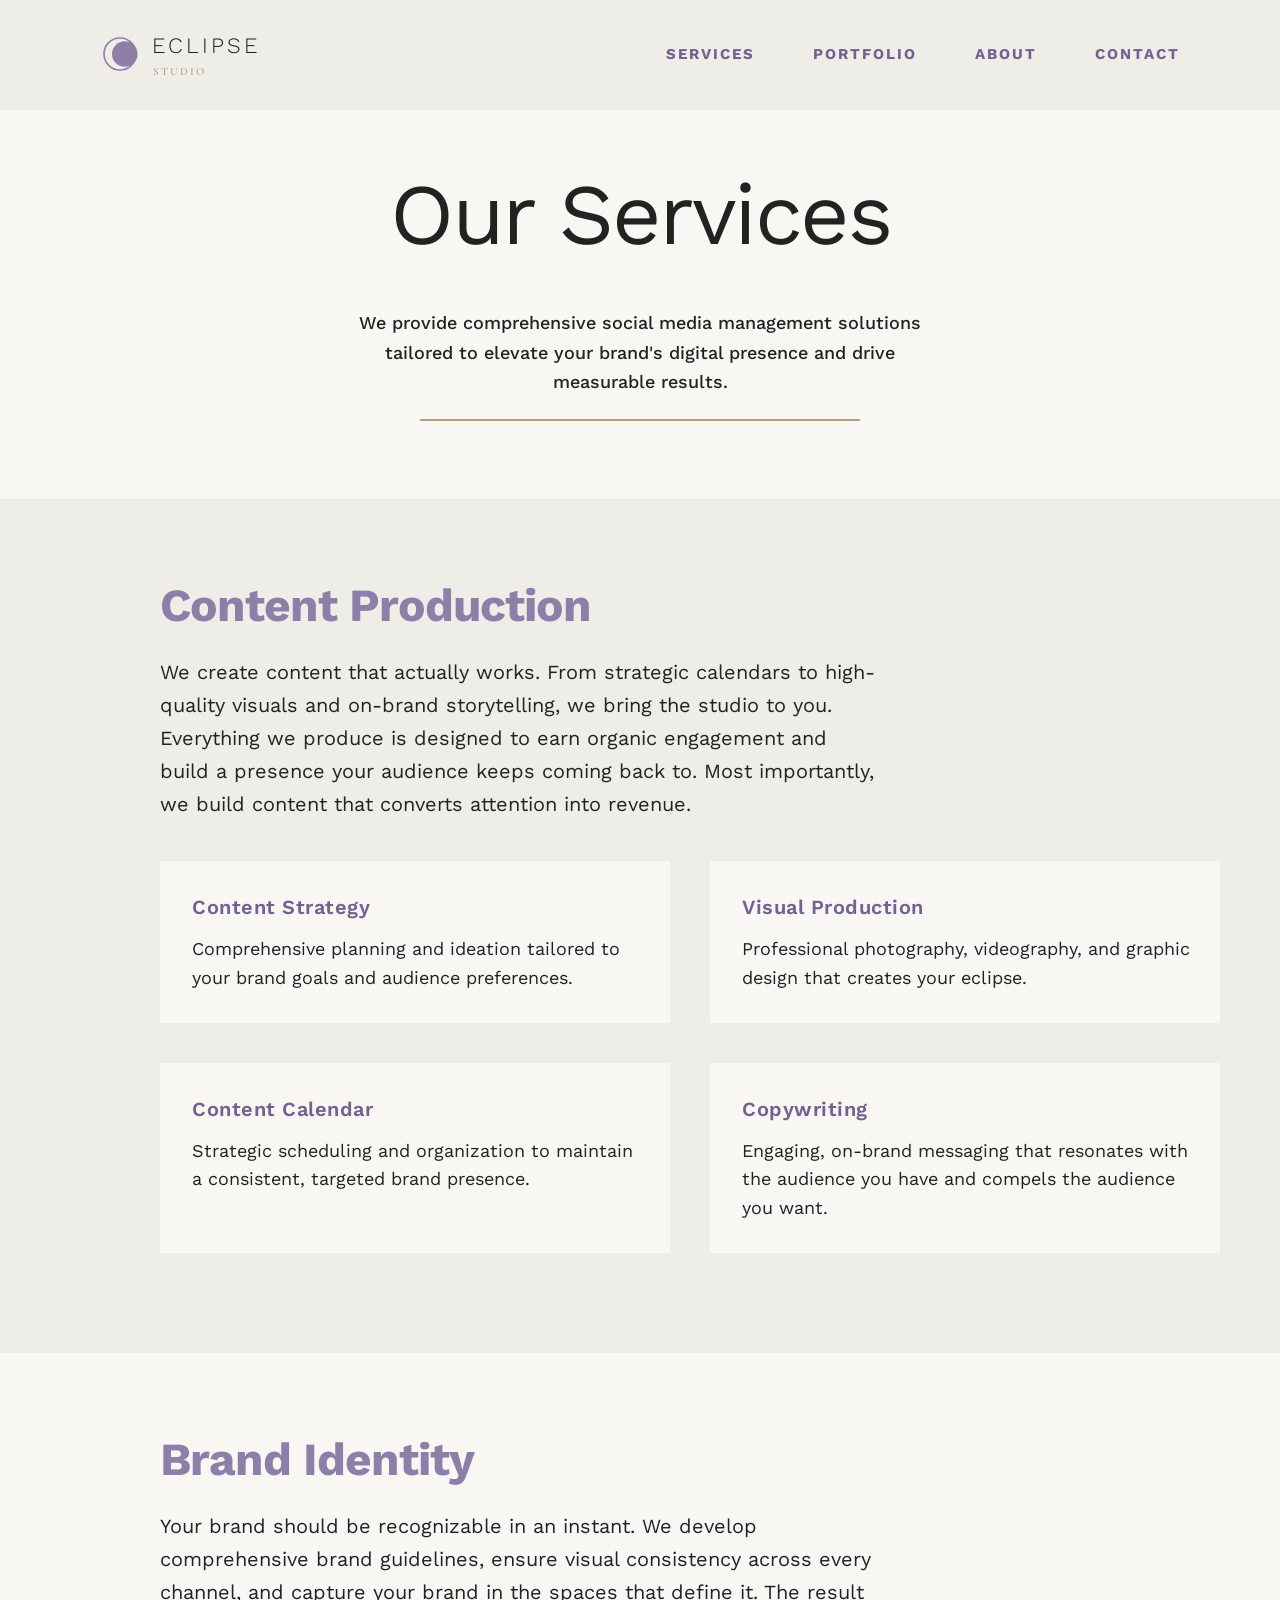
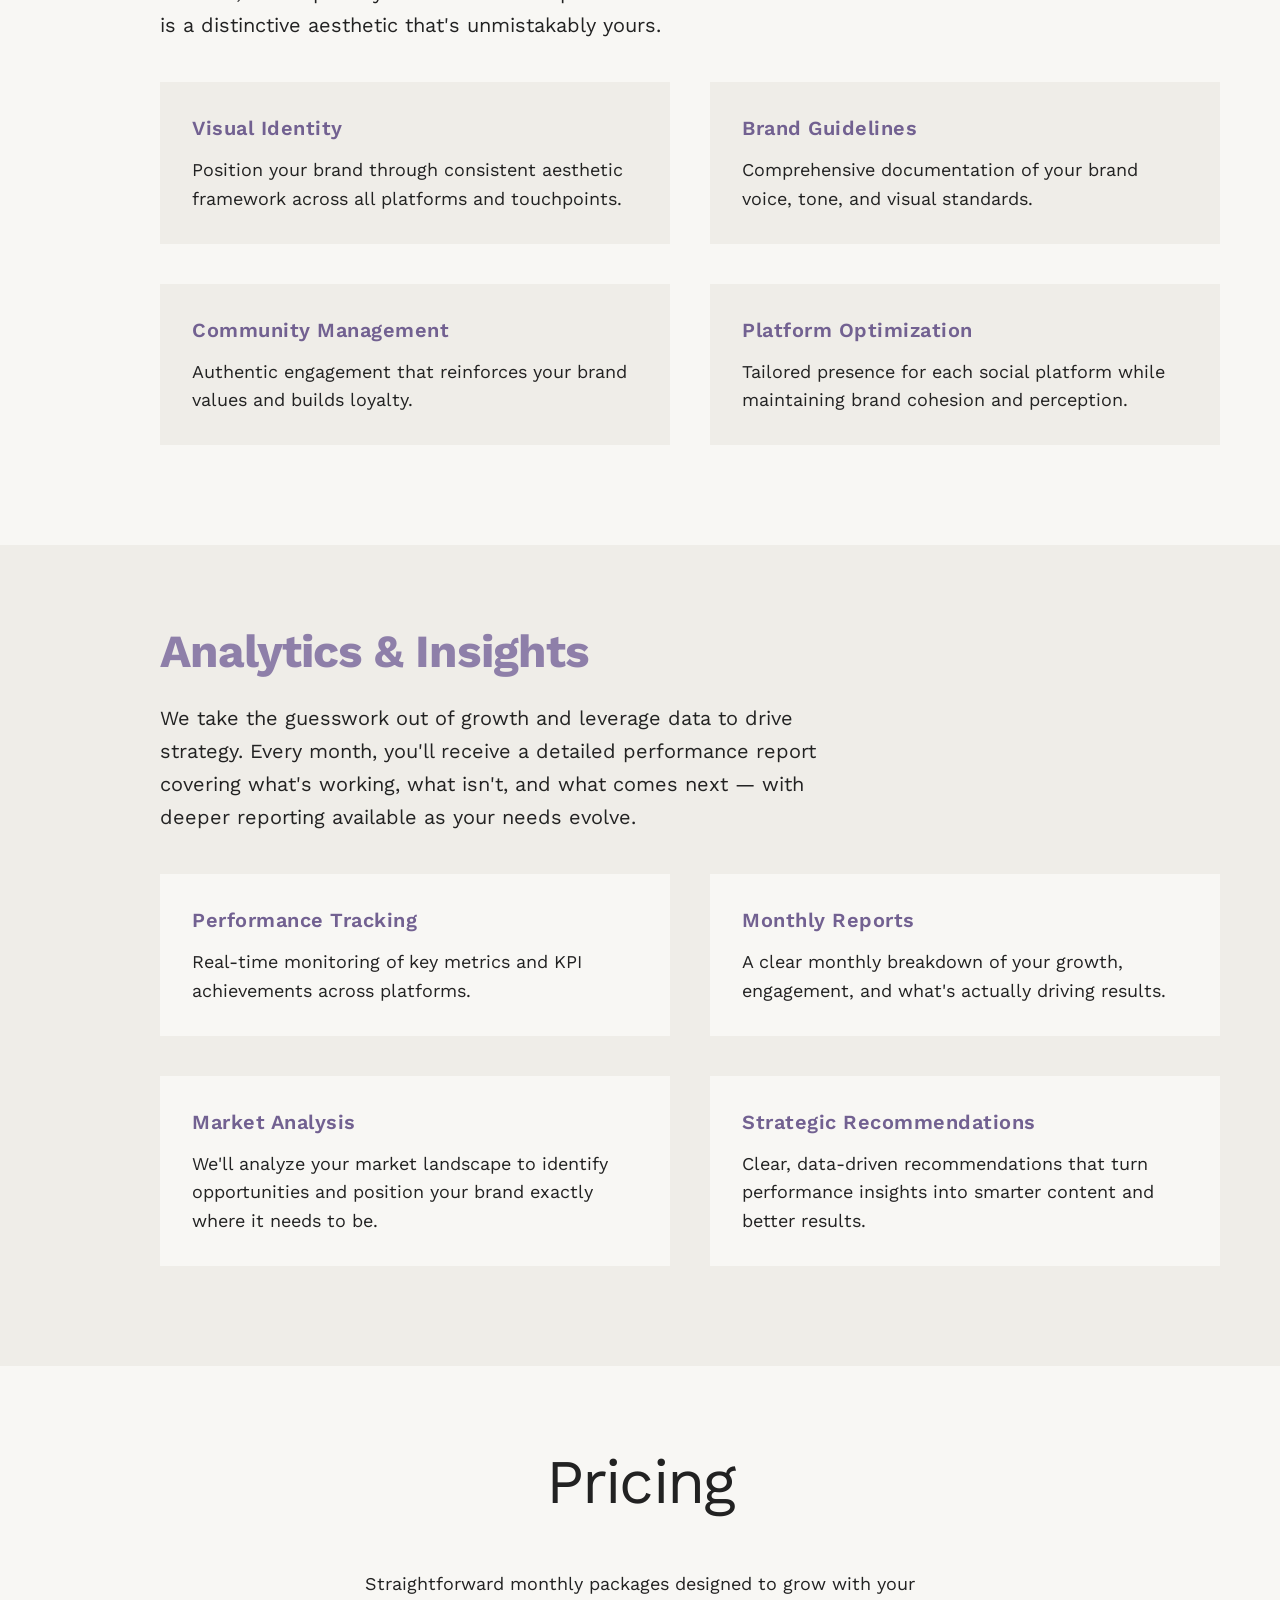
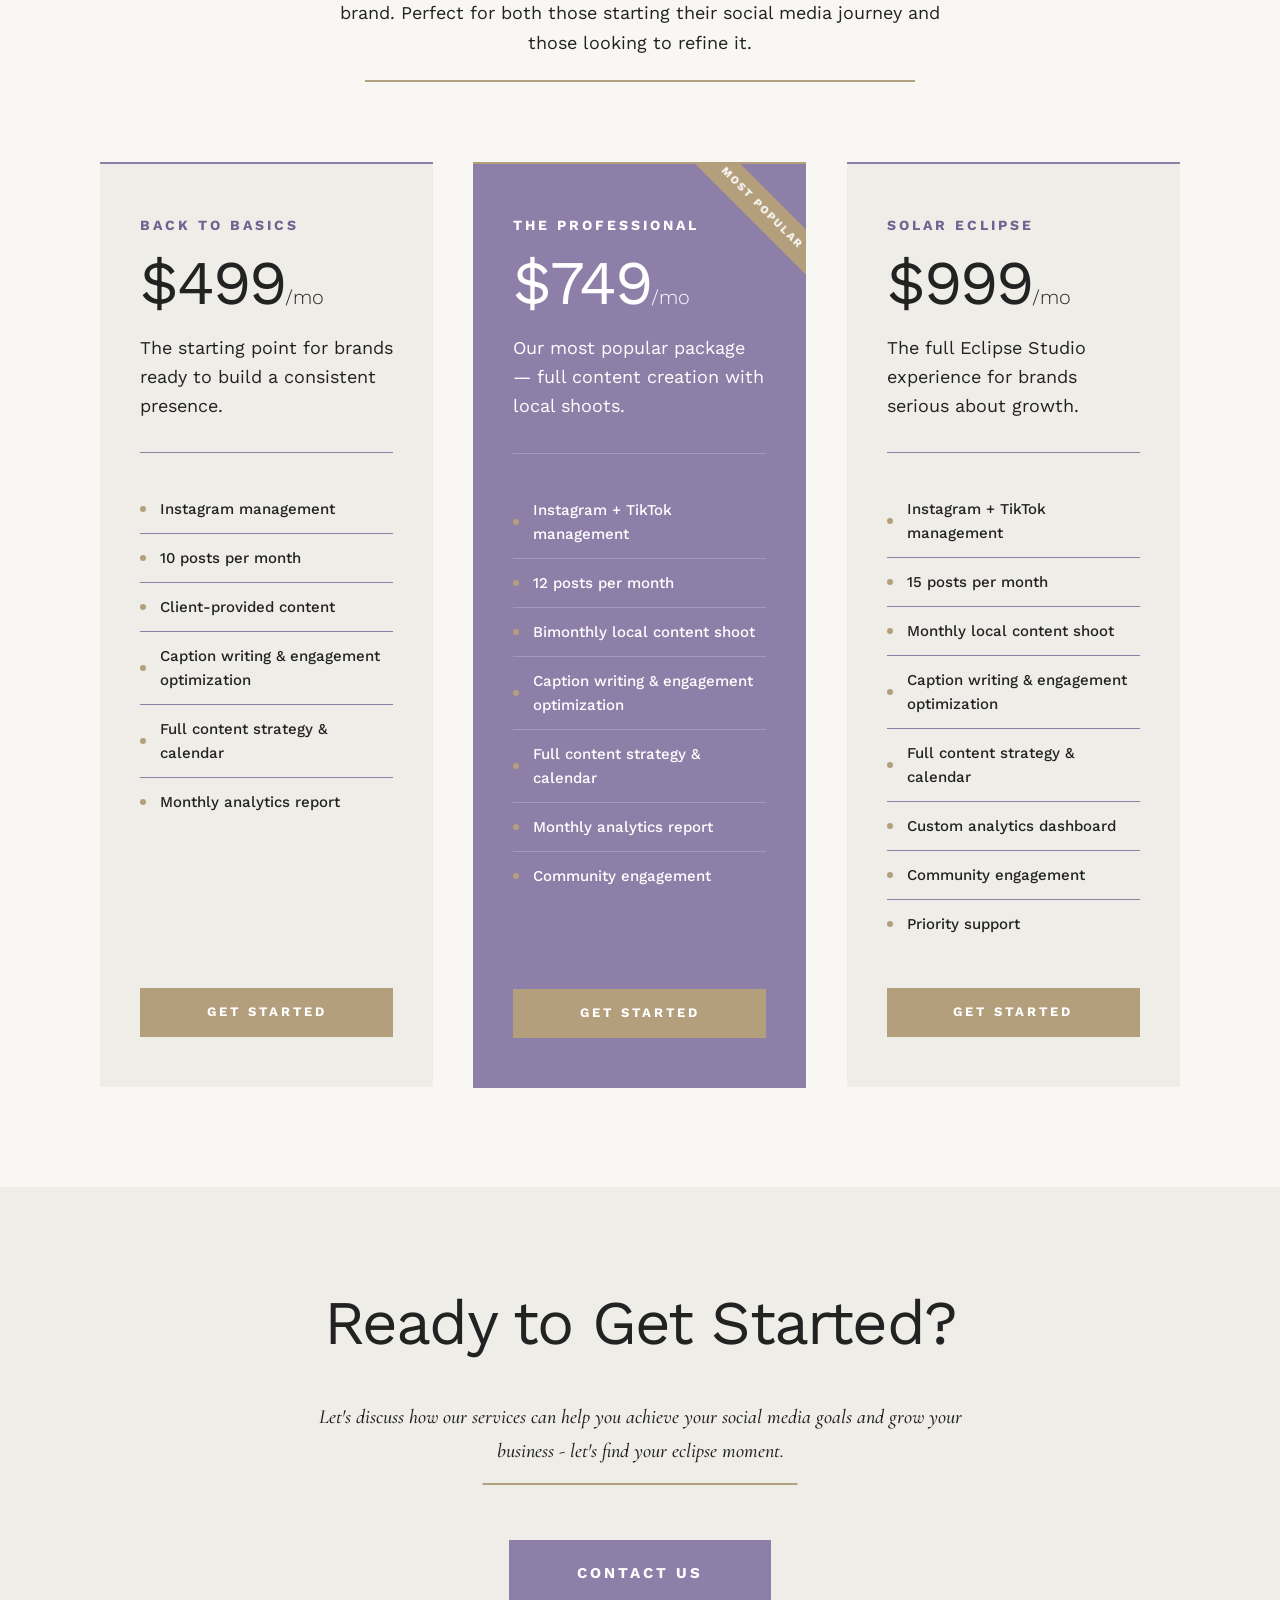
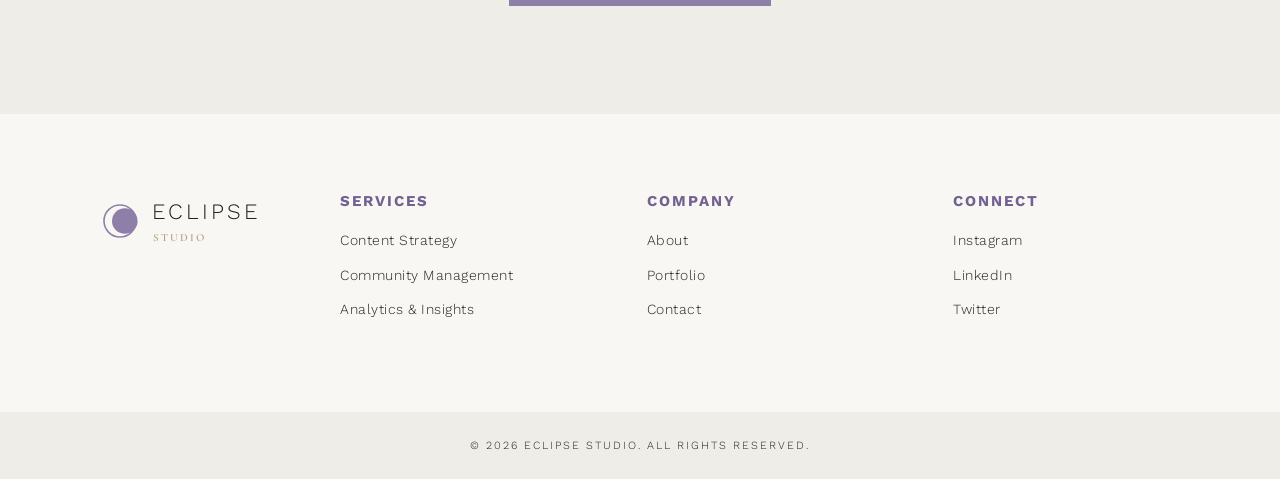
<file: services.html>
<!DOCTYPE html>
<html lang="en">
<head>
    <meta charset="UTF-8">
    <meta name="viewport" content="width=device-width, initial-scale=1.0">
    <meta name="description" content="Eclipse Studio Services - Content Production, Brand Identity, and Analytics & Insights for premium brands.">
    <meta name="keywords" content="social media services, content strategy, brand identity, analytics">
    <title>Services - Eclipse Studio</title>
    
    <!-- Preconnect for performance -->
    <link rel="preconnect" href="https://fonts.googleapis.com">
    <link rel="preconnect" href="https://fonts.gstatic.com" crossorigin>

    <!-- Google Fonts: Work Sans (headings + body), Cormorant Garamond (accents/taglines) -->
    <link rel="stylesheet" href="https://fonts.googleapis.com/css2?family=Work+Sans:ital,wght@0,100;0,200;0,300;0,400;0,500;0,600;0,700;0,800;0,900&family=Cormorant+Garamond:ital,wght@0,300;0,400;0,500;0,600;0,700;1,300;1,400;1,500;1,600;1,700&display=swap">
    
    <!-- Stylesheet -->
    <link rel="stylesheet" href="style.css">
    
    <!-- Favicon -->
    <link rel="icon" type="image/svg+xml" href="data:image/svg+xml,<svg xmlns='http://www.w3.org/2000/svg' viewBox='0 0 100 100'><circle cx='50' cy='50' r='40' fill='none' stroke='%238E7FA9' stroke-width='4'/><circle cx='62' cy='50' r='32' fill='%238E7FA9'/></svg>">
</head>
<body>
    
    <!-- Header -->
    <header class="header" id="header">
        <div class="container">
            <div class="header-content">
                <a href="index.html" class="logo" aria-label="Eclipse Studio Home">
                    <div class="logo-icon">
                        <svg viewBox="0 0 100 100" xmlns="http://www.w3.org/2000/svg">
                            <circle cx="50" cy="50" r="40" fill="none" stroke="currentColor" stroke-width="4"/>
                            <circle cx="62" cy="50" r="32" fill="currentColor"/>
                        </svg>
                    </div>
                    <div class="logo-text">
                        <h1>ECLIPSE</h1>
                        <p>STUDIO</p>
                    </div>
                </a>
                
                <nav class="nav" id="nav">
                    <a href="services.html" class="nav-link">SERVICES</a>
                    <a href="portfolio.html" class="nav-link">PORTFOLIO</a>
                    <a href="about.html" class="nav-link">ABOUT</a>
                    <a href="contact.html" class="nav-link">CONTACT</a>
                </nav>
                
                <button class="menu-toggle" id="menuToggle" aria-label="Toggle menu">
                    <span></span>
                    <span></span>
                    <span></span>
                </button>
            </div>
        </div>
    </header>

    <!-- Page Hero -->
    <section class="hero hero--page">
        <div class="container">
            <div class="hero-content fade-in">
                <h2 class="hero-title" style="animation-delay: 0.8s;">
                    <span class="line">Our Services</span>
                </h2>
                <p class="hero-description" style="animation-delay: 1.0s; max-width: 600px; position: relative; padding-bottom: 24px;">We provide comprehensive social media management solutions tailored to elevate your brand's digital presence and drive measurable results.<span class="underline-deco" style="--underline-w: 440px;"></span></p>
            </div>
        </div>
    </section>

    <!-- Services Detail Section -->
    <section class="services service-block" id="services-detail" style="background: #EFEDE8;">
        <div class="container">
            
            <!-- Service 1: Content Production -->
            <div class="service-detail">
                <h3 class="service-detail-title">Content Production</h3>
                <p class="service-detail-description">We create content that actually works. From strategic calendars to high-quality visuals and on-brand storytelling, we bring the studio to you. Everything we produce is designed to earn organic engagement and build a presence your audience keeps coming back to. Most importantly, we build content that converts attention into revenue.</p>
                
                <div class="service-features">
                    <div class="feature-item">
                        <h4>Content Strategy</h4>
                        <p>Comprehensive planning and ideation tailored to your brand goals and audience preferences.</p>
                    </div>
                    <div class="feature-item">
                        <h4>Visual Production</h4>
                        <p>Professional photography, videography, and graphic design that creates your eclipse.</p>
                    </div>
                    <div class="feature-item">
                        <h4>Content Calendar</h4>
                        <p>Strategic scheduling and organization to maintain a consistent, targeted brand presence.</p>
                    </div>
                    <div class="feature-item">
                        <h4>Copywriting</h4>
                        <p>Engaging, on-brand messaging that resonates with the audience you have and compels the audience you want.</p>
                    </div>
                </div>
            </div>

        </div>
    </section>

    <!-- Service 2: Brand Identity -->
    <section class="services service-block" id="brand-identity" style="background: #F8F7F4;">
        <div class="container">

            <div class="service-detail">
                <h3 class="service-detail-title">Brand Identity</h3>
                <p class="service-detail-description">Your brand should be recognizable in an instant. We develop comprehensive brand guidelines, ensure visual consistency across every channel, and capture your brand in the spaces that define it. The result is a distinctive aesthetic that's unmistakably yours.</p>
                
                <div class="service-features">
                    <div class="feature-item">
                        <h4>Visual Identity</h4>
                        <p>Position your brand through consistent aesthetic framework across all platforms and touchpoints.</p>
                    </div>
                    <div class="feature-item">
                        <h4>Brand Guidelines</h4>
                        <p>Comprehensive documentation of your brand voice, tone, and visual standards.</p>
                    </div>
                    <div class="feature-item">
                        <h4>Community Management</h4>
                        <p>Authentic engagement that reinforces your brand values and builds loyalty.</p>
                    </div>
                    <div class="feature-item">
                        <h4>Platform Optimization</h4>
                        <p>Tailored presence for each social platform while maintaining brand cohesion and perception.</p>
                    </div>
                </div>
            </div>

        </div>
    </section>

    <!-- Service 3: Analytics & Insights -->
    <section class="services service-block" id="analytics-insights" style="background: #EFEDE8;">
        <div class="container">

            <div class="service-detail">
                <h3 class="service-detail-title">Analytics & Insights</h3>
                <p class="service-detail-description">We take the guesswork out of growth and leverage data to drive strategy. Every month, you'll receive a detailed performance report covering what's working, what isn't, and what comes next — with deeper reporting available as your needs evolve.</p>
                
                <div class="service-features">
                    <div class="feature-item">
                        <h4>Performance Tracking</h4>
                        <p>Real-time monitoring of key metrics and KPI achievements across platforms.</p>
                    </div>
                    <div class="feature-item">
                        <h4>Monthly Reports</h4>
                        <p>A clear monthly breakdown of your growth, engagement, and what's actually driving results.</p>
                    </div>
                    <div class="feature-item">
                        <h4>Market Analysis</h4>
                        <p>We'll analyze your market landscape to identify opportunities and position your brand exactly where it needs to be.</p>
                    </div>
                    <div class="feature-item">
                        <h4>Strategic Recommendations</h4>
                        <p>Clear, data-driven recommendations that turn performance insights into smarter content and better results.</p>
                    </div>
                </div>
            </div>

        </div>
    </section>

    <!-- Pricing Section -->
    <section class="services" id="pricing" style="padding: 80px 0;">
        <div class="container">
            <h3 class="section-title centered">Pricing</h3>
            <p class="section-intro">Straightforward monthly packages designed to grow with your brand. Perfect for both those starting their social media journey and those looking to refine it.<span class="underline-deco" style="--underline-w: 550px;"></span></p>

            <div class="pricing-grid">

                <!-- Basic -->
                <div class="pricing-card" data-delay="150">
                    <div class="pricing-tier">Back to Basics</div>
                    <div class="pricing-price">$499<span>/mo</span></div>
                    <p class="pricing-description">The starting point for brands ready to build a consistent presence.</p>
                    <ul class="pricing-features">
                        <li>Instagram management</li>
                        <li>10 posts per month</li>
                        <li>Client-provided content</li>
                        <li>Caption writing & engagement optimization</li>
                        <li>Full content strategy & calendar</li>
                        <li>Monthly analytics report</li>
                    </ul>
                    <a href="contact.html" class="btn btn-secondary" style="width: 100%; text-align: center; display: block;">Get Started</a>
                </div>

                <!-- Professional (highlighted) -->
                <div class="pricing-card pricing-card--featured" data-delay="300">
                    <div class="pricing-badge">Most Popular</div>
                    <div class="pricing-tier">The Professional</div>
                    <div class="pricing-price">$749<span>/mo</span></div>
                    <p class="pricing-description">Our most popular package — full content creation with local shoots.</p>
                    <ul class="pricing-features">
                        <li>Instagram + TikTok management</li>
                        <li>12 posts per month</li>
                        <li>Bimonthly local content shoot</li>
                        <li>Caption writing & engagement optimization</li>
                        <li>Full content strategy & calendar</li>
                        <li>Monthly analytics report</li>
                        <li>Community engagement</li>
                    </ul>
                    <a href="contact.html" class="btn btn-secondary" style="width: 100%; text-align: center; display: block;">Get Started</a>
                </div>

                <!-- Ultimate -->
                <div class="pricing-card" data-delay="450">
                    <div class="pricing-tier">Solar Eclipse</div>
                    <div class="pricing-price">$999<span>/mo</span></div>
                    <p class="pricing-description">The full Eclipse Studio experience for brands serious about growth.</p>
                    <ul class="pricing-features">
                        <li>Instagram + TikTok management</li>
                        <li>15 posts per month</li>
                        <li>Monthly local content shoot</li>
                        <li>Caption writing & engagement optimization</li>
                        <li>Full content strategy & calendar</li>
                        <li>Custom analytics dashboard</li>
                        <li>Community engagement</li>
                        <li>Priority support</li>
                    </ul>
                    <a href="contact.html" class="btn btn-secondary" style="width: 100%; text-align: center; display: block;">Get Started</a>
                </div>

            </div>
        </div>
    </section>

    <!-- CTA Section -->
    <section class="contact-section" style="padding: 100px 0; background: #EFEDE8;">
        <div class="container-small">
            <h3 class="section-title centered">Ready to Get Started?</h3>
            <p class="contact-intro services-cta-intro">Let's discuss how our services can help you achieve your social media goals and grow your business - let's find your eclipse moment.</p>
            <div style="text-align: center; margin-top: 40px;">
                <a href="contact.html" class="btn btn-primary">Contact Us</a>
            </div>
        </div>
    </section>

    <!-- Footer -->
    <footer class="footer">
        <div class="container">
            <div class="footer-content">
                <div class="footer-brand">
                    <div class="logo-icon">
                        <svg viewBox="0 0 100 100" xmlns="http://www.w3.org/2000/svg">
                            <circle cx="50" cy="50" r="40" fill="none" stroke="currentColor" stroke-width="4"/>
                            <circle cx="62" cy="50" r="32" fill="currentColor"/>
                        </svg>
                    </div>
                    <div class="logo-text">
                        <h1>ECLIPSE</h1>
                        <p>STUDIO</p>
                    </div>
                </div>
                
                <div class="footer-links">
                    <div class="footer-column">
                        <h4>Services</h4>
                        <a href="services.html">Content Strategy</a>
                        <a href="services.html">Community Management</a>
                        <a href="services.html">Analytics & Insights</a>
                    </div>
                    <div class="footer-column">
                        <h4>Company</h4>
                        <a href="about.html">About</a>
                        <a href="portfolio.html">Portfolio</a>
                        <a href="contact.html">Contact</a>
                    </div>
                    <div class="footer-column">
                        <h4>Connect</h4>
                        <a href="#" target="_blank">Instagram</a>
                        <a href="#" target="_blank">LinkedIn</a>
                        <a href="#" target="_blank">Twitter</a>
                    </div>
                </div>
            </div>
            
            </div>
    </footer>
    <div class="footer-bottom">
        <p>© 2026 ECLIPSE STUDIO. ALL RIGHTS RESERVED.</p>
    </div>

    <!-- Back to Top Button -->
    <button class="back-to-top" id="backToTop" aria-label="Back to top">
        <svg width="24" height="24" viewBox="0 0 24 24" fill="none" stroke="currentColor" stroke-width="2">
            <path d="M12 19V5M5 12l7-7 7 7"/>
        </svg>
    </button>

    <!-- Scripts -->
    <script src="script.js"></script>
</body>
</html>
</file>
<file: style.css>
/* ==========================================
   ECLIPSE STUDIO - BALANCED MINIMAL
   Advanced Styling & Animations
   ========================================== */

/* ==========================================
   RESET & BASE STYLES
   ========================================== */
* {
    margin: 0;
    padding: 0;
    box-sizing: border-box;
}

:root {
    /* Colors */
    --color-bg: #F8F7F4;
    --color-bg-alt: #EFEDE8;
    --color-text: #222222;
    --color-text-light: #222222;
    --color-text-lighter: #222222;
    --color-primary: #8E7FA9;
    --color-secondary: #B39F7C;
    --color-primary-text: #726191;   /* darker lavender for small/body-sized text — 4.6:1+ on all site backgrounds, vs. 3.1–3.65:1 for --color-primary */
    --color-secondary-text: #7A6847; /* darker gold for small/body-sized text — 4.6:1+ on all site backgrounds, vs. 2.2–2.4:1 for --color-secondary */
    --color-white: #FFFFFF;
    --color-border: #EEEEE8;
    
    /* Layout */
    --container-max: 1200px;
    --container-wide-max: 1400px;
    --container-small-max: 800px;
    --container-padding: 60px;
    
    /* Typography */
    --font-primary: 'Work Sans', 'Helvetica Neue', 'Helvetica', Arial, sans-serif;
    --font-accent: 'Cormorant Garamond', 'Times New Roman', Georgia, serif;
    --font-weight-light: 300;
    --font-weight-regular: 400;
    --font-weight-medium: 500;
    --font-weight-semibold: 600;
    --font-weight-bold: 700;
    --font-weight-display: 400; /* large headline/numeral treatment (hero-title, section-title, stat-value, pricing-price) */
    
    /* Spacing */
    --spacing-xs: 10px;
    --spacing-sm: 20px;
    --spacing-md: 40px;
    --spacing-lg: 80px;
    --spacing-xl: 120px;
    
    /* Transitions */
    --transition-fast: 0.2s ease;
    --transition-medium: 0.4s ease;
    --transition-slow: 0.6s ease;
    
    /* Shadows */
    --shadow-sm: 0 2px 12px rgba(0, 0, 0, 0.04);
    --shadow-md: 0 4px 24px rgba(0, 0, 0, 0.06);
    --shadow-lg: 0 8px 40px rgba(0, 0, 0, 0.08);
}

html {
    scroll-behavior: smooth;
    font-size: 16px;
    overflow-x: hidden;
    width: 100%;
}

body {
    font-family: var(--font-primary);
    background: var(--color-bg);
    color: var(--color-text);
    line-height: 1.6;
    -webkit-font-smoothing: antialiased;
    -moz-osx-font-smoothing: grayscale;
    overflow-x: hidden;
}

/* ==========================================
   CONTAINERS
   ========================================== */
.container {
    max-width: var(--container-max);
    margin: 0 auto;
    padding: 0 var(--container-padding);
}

.container-wide {
    max-width: var(--container-wide-max);
    margin: 0 auto;
    padding: 0 var(--container-padding);
}

.container-small {
    max-width: var(--container-small-max);
    margin: 0 auto;
    padding: 0 var(--container-padding);
}

.container-fluid {
    width: 100%;
    padding: 0 var(--container-padding);
}

/* ==========================================
   HEADER
   ========================================== */
.header {
    position: relative;
    top: 0;
    left: 0;
    width: 100%;
    padding: 28px 0;
    background: #EFEDE8;
    border-bottom: 1px solid var(--color-border);
    z-index: 1000;
    transition: all var(--transition-medium);
}

.header.scrolled {
    padding: 28px 0;
    background: #EFEDE8;
    border-bottom-color: var(--color-border);
}

.header-content {
    display: flex;
    justify-content: space-between;
    align-items: center;
}

/* Logo */
.logo {
    display: flex;
    align-items: center;
    gap: 12px;
    text-decoration: none;
    transition: opacity var(--transition-fast);
}

.logo-icon {
    width: 40px;
    height: 40px;
    color: var(--color-primary);
    transition: transform var(--transition-medium);
}

.logo-icon {
    position: relative;
}

.logo-icon svg {
    overflow: visible;
}

/* Animate the outline circle (moves left) */
.logo-icon svg circle:first-child {
    transition: none;
}

.logo:hover .logo-icon svg circle:first-child {
    animation: eclipseOutline 2.5s ease-in-out forwards;
}

/* Animate the filled circle (moves right) */
.logo-icon svg circle:last-child {
    transition: cx 0.8s ease-out;
    cx: 62;
}

.logo:hover .logo-icon svg circle:last-child {
    animation: eclipseFilled 2.5s ease-in-out forwards;
    transition: none;
}

/* Shimmer effect during eclipse */
.logo-icon::after {
    content: '';
    position: absolute;
    top: 50%;
    left: 50%;
    transform: translate(-50%, -50%);
    width: 60px;
    height: 60px;
    background: radial-gradient(circle, rgba(142, 127, 169, 0.5) 0%);
    opacity: 0;
    pointer-events: none;
    border-radius: 50%;
}

.logo:hover .logo-icon::after {
    animation: eclipseShimmer 2.75s ease-in-out forwards;
}

@keyframes eclipseOutline {
    0% {
        cx: 50;
    }
    45% {
        cx: 50;
    }
    55% {
        cx: 50;
    }
    100% {
        cx: 50;
    }
}

@keyframes eclipseFilled {
    0% {
        cx: 20;
    }
    45% {
        cx: 50;
    }
    55% {
        cx: 50;
    }
    100% {
        cx: 62;
    }
}

@keyframes eclipseShimmer {
    0%, 40% {
        opacity: 0;
    }
    50% {
        opacity: 1;
    }
    60%, 100% {
        opacity: 0;
    }
}

.logo-text h1 {
    font-size: 22px;
    font-weight: var(--font-weight-light);
    letter-spacing: 3.0px;
    color: var(--color-text);
    margin: 0;
}

.logo-text p {
    font-family: var(--font-accent);
    font-size: 11px;
    color: var(--color-secondary);
    letter-spacing: 2px;
    font-weight: 600;
    font-style: normal;
    margin-left: 1px;
}

/* Navigation */
.nav {
    display: flex;
    gap: 58px;
    align-items: center;
    font-weight: bold;
}

.nav-link {
    color: var(--color-primary-text);
    text-decoration: none;
    font-weight: bold;
    font-size: 15px;
    letter-spacing: 2px;
    position: relative;
    transition: color var(--transition-fast);
}

.nav-link::after {
    content: '';
    position: absolute;
    bottom: -5px;
    left: 0;
    width: 0;
    height: 2px;
    background: var(--color-secondary);
    transition: width var(--transition-medium);
}

.nav-link:hover {
    color: var(--color-primary-text);
}

.nav-link:hover::after {
    width: 100%;
}

/* Mobile Menu Toggle */
.menu-toggle {
    display: none;
    flex-direction: column;
    gap: 6px;
    background: none;
    border: none;
    cursor: pointer;
    padding: 10px;
}

.menu-toggle span {
    width: 28px;
    height: 1px;
    background: var(--color-text);
    transition: all var(--transition-fast);
}

.menu-toggle.active span:nth-child(1) {
    transform: rotate(45deg) translate(7px, 7px);
}

.menu-toggle.active span:nth-child(2) {
    opacity: 0;
}

.menu-toggle.active span:nth-child(3) {
    transform: rotate(-45deg) translate(6px, -6px);
}

/* ==========================================
   HERO SECTION
   ========================================== */
.hero {
    min-height: auto;
    display: flex;
    align-items: flex-start;
    justify-content: center;
    padding: 100px 0 140px;
    position: relative;
}

.hero-content {
    text-align: center;
    max-width: 1000px;
    margin: 0 auto;
}

.hero-title {
    font-size: 86px;
    margin-top: -40px;
    margin-bottom: 48px;
    color: var(--color-text);
    font-weight: var(--font-weight-display);
    letter-spacing: -2.5px;
    line-height: 1.05;
    opacity: 0;
    animation: fadeInUp 0.8s ease forwards 1.2s;
}

.hero-title .line {
    display: block;
    overflow: hidden;
}

.hero-tagline {
    font-family: var(--font-accent);
    font-size: 19px;
    color: var(--color-primary);
    font-style: italic;
    margin-bottom: 48px;
    font-weight: 500;
    letter-spacing: 1px;
    text-transform: none;
    opacity: 0;
    animation: fadeInUp 0.8s ease forwards 1.5s;
    position: relative;
    padding: 12px;
}

.hero-tagline::after {
    content: '';
    position: absolute;
    bottom: 0;
    left: 50%;
    transform: translateX(-50%);
    width: min(360px, 78vw);
    height: 2px;
    background: var(--color-secondary);
    margin-bottom: -5px;
}

.hero-description {
    font-size: 18px;
    color: var(--color-text-light);
    max-width: 510px;
    margin: 0 auto 78px;
    font-weight: var(--font-weight-medium);
    line-height: 1.65;
    opacity: 0;
    animation: fadeInUp 0.8s ease forwards 1.7s;
}

.hero-buttons {
    display: flex;
    gap: 29px;
    justify-content: center;
    opacity: 0;
    animation: fadeInUp 0.8s ease forwards 1.9s;
}

/* Scroll Indicator */
.scroll-indicator {
    position: absolute;
    bottom: 60px;
    left: 50%;
    transform: translateX(-50%);
    width: 1px;
    height: 80px;
    background: var(--color-border);
}

@keyframes scrollLine {
    0%, 100% {
        height: 0;
        transform: translateY(0);
    }
    50% {
        height: 40px;
        transform: translateY(40px);
    }
}

/* ==========================================
   BUTTONS
   ========================================== */
.btn {
    padding: 21px 68px;
    border: none;
    border-radius: 0;
    font-size: 15px;
    font-weight: bold;
    cursor: pointer;
    transition: all var(--transition-medium);
    text-decoration: none;
    display: inline-block;
    letter-spacing: 3px;
    text-transform: uppercase;
    position: relative;
    overflow: hidden;
}

.btn::before {
    content: '';
    position: absolute;
    top: 0;
    left: 0;
    width: 100%;
    height: 100%;
    background: radial-gradient(circle at center, rgba(255, 255, 255, 0.2) 0%, transparent 70%);
    opacity: 0;
    transition: opacity var(--transition-medium);
}

.btn:hover::before {
    opacity: 1;
}

.btn-primary {
    background: var(--color-primary);
    color: var(--color-white);
}

.btn-primary:hover {
    background: #7D6D96;
    transform: translateY(-2px);
    box-shadow: 0 8px 24px rgba(142, 127, 169, 0.3);
}

.btn-secondary {
    background: var(--color-secondary);
    color: var(--color-white);
}

.btn-secondary:hover {
    background: #A38E6B;
    transform: translateY(-2px);
    box-shadow: 0 8px 24px rgba(179, 159, 124, 0.3);
}

.btn-full {
    width: 100%;
}

/* ==========================================
   FEATURE BANNER
   ========================================== */
.feature-banner {
    background: var(--color-bg-alt);
    padding: 100px 60px;
}

.feature-content {
    max-width: 1750px;
    margin: 0 auto;
    display: grid;
    grid-template-columns: 1.28fr 1fr;
    gap: 135px;
    align-items: center;
}

.feature-text {
    opacity: 0;
    transform: translateY(30px);
    transition: all var(--transition-slow);
}

.feature-text.in-view {
    opacity: 1;
    transform: translateY(0);
}

.section-title {
    font-size: 62px;
    color: var(--color-text);
    margin-bottom: 25px;
    font-weight: var(--font-weight-display);
    letter-spacing: -1.8px;
    line-height: 1.17;
}

.section-title.centered {
    text-align: center;
}

.feature-text p {
    font-size: 15px;
    color: var(--color-text-light);
    line-height: 2.15;
    font-weight: var(--font-weight-light);
}

/* Feature Stats */
.feature-stats {
    display: grid;
    grid-template-columns: 1fr 1fr;
    gap: 48px;
}

.stat-card {
    background: var(--color-bg);
    padding: 40px 30px;
    text-align: center;
    transition: all var(--transition-medium);
    position: relative;
    overflow: hidden;
    min-height: 180px;
    display: flex;
    flex-direction: column;
    justify-content: center;
}

.stat-card::before {
    content: '';
    position: absolute;
    top: 0;
    left: -100%;
    width: 100%;
    height: 2px;
    background: var(--color-primary);
    transition: left var(--transition-slow);
}

.stat-card:hover::before {
    left: 100%;
}

.stat-card:hover {
    transform: translateY(-5px);
    box-shadow: var(--shadow-md);
}

.stat-number {
    font-size: 53px;
    color: var(--color-secondary);
    margin-bottom: 12px;
    font-weight: var(--font-weight-display);
    line-height: 1;
}

.stat-label {
    color: var(--color-text-lighter);
    font-size: 11px;
    letter-spacing: 2px;
    text-transform: uppercase;
    font-weight: var(--font-weight-regular);
}

/* ==========================================
   SERVICES SECTION
   ========================================== */
.services {
    padding: 100px 0;
}

.services .section-title {
    margin-bottom: 50px;
}

.services-grid {
    display: grid;
    grid-template-columns: repeat(3, 1fr);
    gap: 78px;
}

.services-button-wrapper {
    text-align: center;
    margin-top: 60px;
}

.service-card {
    position: relative;
    padding: 10px 0;
    transition: all var(--transition-medium);
}

.service-title {
    font-size: 23px;
    color: var(--color-primary-text);
    letter-spacing: 1px;
    transition: color var(--transition-fast);
    margin-bottom: 4px;
}

.service-description {
    line-height: 1.6;
    font-weight: var(--font-weight-medium);
    font-size: 18px;
    text-align: left;
}

.service-hover-line {
    position: absolute;
    bottom: 0;
    left: 0;
    width: 0;
    height: 2px;
    background: var(--color-secondary);
    transition: width var(--transition-medium);
}

.service-card:hover .service-hover-line {
    width: 90px;
}

.service-card:hover {
    transform: translateY(-5px);
}

/* ---- Reusable centered section intro paragraph (title -> intro -> content)
   Replaces one-off inline styles that couldn't be reached by the
   stylesheet's readability fixes, e.g. the Services page pricing lead-in. ---- */
.section-intro {
    text-align: center;
    font-size: 18px;
    line-height: 1.65;
    font-weight: var(--font-weight-regular);
    color: var(--color-text);
    max-width: 600px;
    margin: 0 auto 80px;
    position: relative;
    padding-bottom: 24px;
}

/* ---- Reusable "Coming Soon" placeholder tile (portfolio.html) ----
   Replaces 3 identical inline styles; also fixes the placeholder's
   text contrast, which fell to 2.84:1 against the light gray fill. ---- */
.work-placeholder {
    display: flex;
    align-items: center;
    justify-content: center;
    height: 100%;
    color: var(--color-primary-text);
    font-size: 14px;
    letter-spacing: 2px;
}

/* ==========================================
   STATS SECTION
   ========================================== */
.stats-section {
    padding: 80px 0;
}

.stats-subtitle {
    text-align: center;
    font-size: 20px;
    max-width: 700px;
    margin: 0 auto 40px;
    font-weight: var(--font-weight-semibold);
    line-height: 1.6;
    position: relative;
    padding: 12px;
}

.stats-subtitle::after {
    content: '';
    position: absolute;
    bottom: 0;
    left: 50%;
    transform: translateX(-50%);
    width: min(640px, 82vw);
    height: 2px;
    background: var(--color-secondary);
    margin-bottom: -5px;
}

.stats-grid {
    display: grid;
    margin-top: 20px;
    grid-template-columns: repeat(4, 1fr);
    gap: 85px;
    text-align: center;
}

.stat-item {
    opacity: 0;
    transform: translateY(30px);
    transition: all var(--transition-slow);
}

.stat-item.in-view {
    opacity: 1;
    transform: translateY(0);
}

.stat-number-wrapper {
    display: flex;
    align-items: center;
    justify-content: center;
    gap: 8px;
    margin-bottom: 16px;
}

.stat-value {
    font-size: 77px;
    color: var(--color-primary);
    margin-bottom: 0;
    font-weight: var(--font-weight-display);
}

.stat-arrow {
    color: var(--color-primary);
    opacity: 0;
    transform: translateY(10px);
    transition: all 0.5s ease;
}

.stat-item.complete .stat-arrow {
    opacity: 1;
    transform: translateY(0);
}

.stat-item.complete .stat-value {
    animation: statPop 0.6s cubic-bezier(0.34, 1.56, 0.64, 1);
}

@keyframes statPop {
    0% {
        transform: scale(1);
    }
    50% {
        transform: scale(1.2);
    }
    100% {
        transform: scale(1);
    }
}

.stat-text {
    color: var(--color-secondary-text);
    font-size: 18px;
    font-weight: bold;
    letter-spacing: 2px;
    text-transform: uppercase;
}

/* ==========================================
   WORK SECTION
   ========================================== */
.work-section {
    padding: 100px 0;
}

.work-section .section-title {
    margin-bottom: 50px;
}

.work-grid {
    display: grid;
    grid-template-columns: repeat(3, 1fr);
    gap: 60px;
}

.work-button-wrapper {
    text-align: center;
    margin-top: 60px;
}

.work-item {
    position: relative;
    cursor: pointer;
}

.work-hover-line {
    display: block;
    width: 0;
    height: 2px;
    background: var(--color-secondary);
    transition: width var(--transition-medium);
    margin-top: 6px;
    margin-bottom: 0;
}

.work-image {
    position: relative;
    width: 100%;
    aspect-ratio: 4 / 3;
    overflow: hidden;
    background: var(--color-bg);
    border-radius: 8px;
}

.work-image img {
    width: 100%;
    height: 100%;
    object-fit: cover;
    object-position: center;
    transform: scale(1);
    transition: transform var(--transition-slow);
}

.work-image:hover img {
    transform: scale(1.05);
}

.work-item:hover .work-hover-line {
    width: 50%;
}

.work-item:has(.work-socials:hover) .work-hover-line {
    width: 0;
}

.work-item:has(.work-socials:hover) {
    cursor: default;
}

.work-socials {
    display: flex;
    gap: 12px;
    margin-top: 5px;
    padding-bottom: 4px;
}

.work-socials a {
    color: var(--color-secondary);
    transition: color var(--transition-fast), transform var(--transition-fast);
    display: flex;
    align-items: center;
}

.work-socials a:hover {
    transform: translateY(-2px);
}

.work-title {
    font-size: 20px;
    color: var(--color-primary-text);
    margin-top: 8px;
    letter-spacing: 0.5px;
}

.work-category {
    font-size: 15px;
    color: var(--color-text-lighter);
    letter-spacing: 2px;
    text-transform: uppercase;
    margin-bottom: 4px;
}

/* ==========================================
   CONTACT SECTION
   ========================================== */
.contact-section {
    padding: 80px 0;
}

.contact-section .section-title {
    margin-bottom: 28px;
}

.contact-intro {
    font-family: var(--font-accent);
    text-align: center;
    font-size: 20px;
    font-style: italic;
    margin-bottom: 60px;
    font-weight: 500;
    line-height: 1.7;
    position: relative;
    padding: 12px;
}

.contact-intro::after {
    content: '';
    position: absolute;
    bottom: 0;
    left: 50%;
    transform: translateX(-50%);
    width: min(335px, 78vw);
    height: 2px;
    background: var(--color-secondary);
    margin-bottom: -5px;
}

.services-cta-intro::after {
    content: '';
    position: absolute;
    bottom: 0;
    left: 50%;
    transform: translateX(-50%);
    width: min(315px, 78vw);
    height: 2px;
    background: var(--color-secondary);
}

.contact-form {
    max-width: 700px;
    margin: 0 auto;
}

.form-row {
    display: grid;
    grid-template-columns: 1fr 1fr;
    gap: 40px;
}

.form-group {
    position: relative;
    margin-bottom: 48px;
}

.form-group input,
.form-group textarea {
    width: 100%;
    padding: 20px 0 10px;
    border: none;
    border-bottom: 2px solid var(--color-secondary);
    background: transparent;
    font-family: var(--font-primary);
    font-size: 16px;
    color: var(--color-text);
    font-weight: var(--font-weight-regular);
    letter-spacing: 0.5px;
    transition: border-color var(--transition-fast);
}

.form-group input:focus,
.form-group textarea:focus {
    outline: none;
    border-bottom-color: var(--color-secondary);
}

.form-group label {
    position: absolute;
    top: 20px;
    left: 0;
    font-size: 13px;
    letter-spacing: 2px;
    text-transform: uppercase;
    pointer-events: none;
    font-weight: var(--font-weight-medium);
    transition: all var(--transition-fast);
}

.form-group input:focus + label,
.form-group input:not(:placeholder-shown) + label,
.form-group textarea:focus + label,
.form-group textarea:not(:placeholder-shown) + label {
    top: 0;
    font-size: 13px;
    color: var(--color-primary);
    font-weight: bold;
}

.form-group textarea {
    resize: none;
    min-height: 120px;
}

/* ==========================================
   FOOTER
   ========================================== */
.footer {
    padding: 80px 0 0;
    background: var(--color-bg);
    border-top: 1px solid var(--color-border);
}

.footer-content {
    display: grid;
    grid-template-columns: auto 1fr;
    gap: 80px;
    margin-bottom: 80px;
    align-items: start;
}

.footer-brand {
    display: flex;
    align-items: center;
    gap: 12px;
}

.footer-links {
    display: grid;
    grid-template-columns: repeat(3, 1fr);
    gap: 80px;
}

.footer-column {
    display: flex;
    flex-direction: column;
    align-self: start;
}

.footer-column h4 {
    font-size: 15px;
    color: var(--color-primary-text);
    letter-spacing: 2px;
    text-transform: uppercase;
    margin: 0;
    padding: 0;
    font-weight: bold;
    line-height: 1;
    margin-bottom: 20px;
}

.footer-column a {
    display: block;
    font-size: 14px;
    color: var(--color-text);
    text-decoration: none;
    margin-bottom: 12px;
    font-weight: var(--font-weight-light);
    letter-spacing: 0.5px;
    transition: color var(--transition-fast);
}

.footer-column a:hover {
    color: var(--color-secondary);
}

.footer-bottom {
    text-align: center;
    background: #EFEDE8;
    padding: 24px 60px;
    border-top: 1px solid var(--color-border);
    margin-top: 80px;
    width: 100%;
}

.footer-bottom p {
    font-size: 11px;
    color: var(--color-text-lighter);
    letter-spacing: 2px;
    font-weight: var(--font-weight-light);
}

/* ==========================================
   BACK TO TOP BUTTON
   ========================================== */
.back-to-top {
    position: fixed;
    bottom: 40px;
    right: 40px;
    width: 50px;
    height: 50px;
    background: var(--color-primary);
    border: none;
    border-radius: 50%;
    color: var(--color-white);
    cursor: pointer;
    opacity: 0;
    visibility: hidden;
    transition: all var(--transition-medium);
    box-shadow: var(--shadow-md);
    z-index: 999;
}

.back-to-top.visible {
    opacity: 1;
    visibility: visible;
}

.back-to-top:hover {
    transform: translateY(-5px);
    box-shadow: var(--shadow-lg);
}

/* ==========================================
   ANIMATIONS
   ========================================== */
@keyframes fadeInUp {
    from {
        opacity: 0;
        transform: translateY(30px);
    }
    to {
        opacity: 1;
        transform: translateY(0);
    }
}

.fade-in {
    opacity: 0;
    animation: fadeInUp 1s ease forwards;
}

/* ==========================================
   RESPONSIVE DESIGN
   ========================================== */
@media (max-width: 1200px) {
    .container,
    .container-wide,
    .container-small,
    .container-fluid {
        padding: 0 60px;
    }
    
    .hero {
        padding: 180px 0 120px;
    }
    
    .hero-title {
        font-size: 70px;
    }
    
    .section-title {
        font-size: 53px;
    }
    
    .services,
    .stats-section,
    .work-section,
    .contact-section,
    .footer {
        padding-left: 0;
        padding-right: 0;
    }
}

@media (max-width: 968px) {
    .nav {
        position: fixed;
        top: 0;
        right: 0;
        width: min(300px, 82vw);
        height: 100vh;
        background: var(--color-bg);
        flex-direction: column;
        justify-content: center;
        gap: 40px;
        padding: 40px;
        box-shadow: var(--shadow-lg);
        transform: translateX(100%);
        transition: transform var(--transition-medium);
    }
    
    .nav.active {
        transform: translateX(0);
    }
    
    .menu-toggle {
        display: flex;
        min-width: 44px;
        min-height: 44px;
        align-items: center;
        justify-content: center;
    }
    
    .feature-content,
    .about-content {
        grid-template-columns: 1fr;
        gap: 80px;
    }
    
    .services-grid,
    .work-grid {
        grid-template-columns: 1fr;
        gap: 60px;
    }
    
    .stats-grid {
        grid-template-columns: repeat(2, 1fr);
        gap: 60px;
    }
    
    .footer-content {
        grid-template-columns: 1fr;
        gap: 60px;
    }
    
    .footer-links {
        grid-template-columns: 1fr;
        gap: 40px;
    }
}

@media (max-width: 768px) {
    .container,
    .container-wide,
    .container-small,
    .container-fluid {
        padding: 0 30px;
    }
    
    .hero {
        padding: 160px 0 100px;
        min-height: 90vh;
    }
    
    .hero-title {
        font-size: 53px;
        margin-bottom: 32px;
    }
    
    .hero-tagline {
        font-size: 14px;
        margin-bottom: 48px;
    }
    
    .hero-description {
        font-size: 17px;
        margin-bottom: 60px;
    }
    
    .hero-buttons {
        flex-direction: column;
        gap: 20px;
    }
    
    .section-title {
        font-size: 42px;
    }
    
    .services,
    .stats-section,
    .work-section,
    .contact-section,
    .footer {
        padding-top: 80px;
        padding-bottom: 80px;
    }
    
    .feature-stats {
        grid-template-columns: 1fr;
        gap: 30px;
    }
    
    .form-row {
        grid-template-columns: 1fr;
        gap: 0;
    }
    
    .stats-grid {
        grid-template-columns: 1fr;
        gap: 50px;
    }
}

@media (max-width: 480px) {
    .hero-title {
        font-size: 40px;
        letter-spacing: -1px;
    }
    
    .section-title {
        font-size: 35px;
        letter-spacing: -1px;
    }
    
    .btn {
        padding: 18px 48px;
        font-size: 12px;
    }
}

/* ==========================================
   UTILITY CLASSES
   ========================================== */
.text-center {
    text-align: center;
}

.no-scroll {
    overflow: hidden;
}

/* ==========================================
   PRINT STYLES
   ========================================== */
@media print {
    .header,
    .nav,
    .menu-toggle,
    .scroll-indicator,
    .back-to-top {
        display: none;
    }
}

/* Service Detail Sections */
.service-detail {
    margin-bottom: 10px;
    padding: 10px 0px;
    border-bottom: 1px solid var(--color-border);
}

.service-detail:last-child {
    border-bottom: none;
}

.service-detail-number {
    font-size: 15px;
    color: var(--color-secondary);
    letter-spacing: 3px;
    font-weight: bold;
    margin-bottom: 20px;
}

.service-detail-title {
    font-size: 46px;
    color: var(--color-primary);
    font-weight: var(--font-weight-bold);
    letter-spacing: -1px;
    margin-bottom: 24px;
    line-height: 1.15;
}

.service-detail-description {
    font-size: 20px;
    line-height: 1.65;
    color: var(--color-text);
    font-weight: var(--font-weight-regular);
    margin-bottom: 40px;
    max-width: 720px;
}

/* Service Features Grid */
.service-features {
    display: grid;
    grid-template-columns: repeat(2, 1fr);
    gap: 40px;
    margin-top: 10px;
}

.feature-item {
    padding: 30px;
    background: var(--color-bg);
    transition: all var(--transition-medium);
    border-left: 2px solid transparent;
}

.feature-item:hover {
    border-left-color: var(--color-secondary);
    transform: translateX(5px);
}

.feature-item h4 {
    font-size: 20px;
    color: var(--color-primary-text);
    margin-bottom: 12px;
    font-weight: var(--font-weight-semibold);
    letter-spacing: 0.5px;
}

.feature-item p {
    font-size: 18px;
    line-height: 1.6;
    color: var(--color-text);
    font-weight: var(--font-weight-regular);
}

/* Responsive adjustments for new elements */
@media (max-width: 968px) {
    .service-features {
        grid-template-columns: 1fr;
        gap: 30px;
    }
    
    .service-detail {
        margin-bottom: 60px;
        padding: 40px 0;
    }
    
    .service-detail-title {
        font-size: 35px;
    }
}

@media (max-width: 768px) {
    .service-detail-title {
        font-size: 31px;
    }
    
    .service-detail-description {
        font-size: 17px;
    }
    
    .feature-item {
        padding: 20px;
    }
}

/* ==========================================
   PRICING SECTION
   ========================================== */
.pricing-grid {
    display: grid;
    grid-template-columns: repeat(3, 1fr);
    gap: 40px;
    align-items: stretch;
    margin-top: 10px;
    margin-bottom: 20px;
}

.pricing-card {
    background: var(--color-bg-alt);
    padding: 50px 40px;
    position: relative;
    border-top: 2px solid var(--color-primary);
    opacity: 0;
    transform: translateY(30px);
    transition: opacity 0.8s ease, transform 0.8s ease, box-shadow var(--transition-medium);
    display: flex;
    flex-direction: column;
    box-shadow: 0 4px 24px rgba(0, 0, 0, 0);
    -webkit-font-smoothing: subpixel-antialiased;
}

.pricing-card.in-view {
    opacity: 1;
    transform: translateY(0);
}

.pricing-card:hover {
    transform: translateY(-5px);
    box-shadow: var(--shadow-md);
}

.pricing-card--featured {
    background: var(--color-primary);
    border-top: 2px solid var(--color-secondary);
    overflow: hidden;
    will-change: transform;
    -webkit-font-smoothing: antialiased;
}

.pricing-card--featured:hover {
    transform: translateY(-5px);
}

.pricing-card--featured .pricing-tier,
.pricing-card--featured .pricing-price,
.pricing-card--featured .pricing-description,
.pricing-card--featured .pricing-features li {
    color: var(--color-white);
}

.pricing-card--featured .pricing-description {
    border-bottom-color: rgba(255, 255, 255, 0.2);
}

.pricing-card--featured .pricing-features li {
    border-bottom-color: rgba(255, 255, 255, 0.2);
}

.pricing-card--featured .pricing-features li::before {
    background: var(--color-secondary);
}

.pricing-badge {
    position: absolute;
    top: 28px;
    right: -36px;
    width: 160px;
    text-align: center;
    font-size: 11px;
    letter-spacing: 2px;
    text-transform: uppercase;
    font-weight: bold;
    color: var(--color-white);
    background: var(--color-secondary);
    padding: 7px 0;
    transform: rotate(45deg);
    transform-origin: center;
    pointer-events: none;
}

.pricing-tier {
    font-size: 14px;
    letter-spacing: 3px;
    text-transform: uppercase;
    font-weight: bold;
    color: var(--color-primary-text);
    margin-bottom: 16px;
}

.pricing-price {
    font-size: 62px;
    font-weight: var(--font-weight-display);
    color: var(--color-text);
    line-height: 1;
    margin-bottom: 20px;
    letter-spacing: -2px;
}

.pricing-price span {
    font-size: 20px;
    font-weight: var(--font-weight-light);
    letter-spacing: 0;
}

.pricing-description {
    font-size: 18px;
    line-height: 1.6;
    font-weight: var(--font-weight-regular);
    color: var(--color-text);
    margin-bottom: 32px;
    padding-bottom: 32px;
    border-bottom: 1px solid var(--color-primary);
    min-height: 80px;
}

.pricing-features {
    list-style: none;
    margin-bottom: 40px;
    flex: 1;
}

.pricing-features li {
    font-size: 15px;
    line-height: 1.6;
    font-weight: var(--font-weight-medium);
    color: var(--color-text);
    padding: 12px 0 12px 20px;
    position: relative;
    border-bottom: 1px solid var(--color-primary);
}

.pricing-features li:last-child {
    border-bottom: none;
}

.pricing-features li::before {
    content: '';
    position: absolute;
    left: 0;
    top: 50%;
    transform: translateY(-50%);
    width: 6px;
    height: 6px;
    border-radius: 50%;
    background: var(--color-secondary);
}

.pricing-card .btn {
    display: block;
    width: 100%;
    text-align: center;
    margin-top: auto;
    padding: 14px 40px;
    font-size: 13px;
}

@media (max-width: 968px) {
    .pricing-grid {
        grid-template-columns: 1fr;
        gap: 30px;
        max-width: 480px;
        margin: 0 auto;
    }
}

#brand-identity .feature-item {
    background: #EFEDE8;
}

/* ==========================================
   WHO WE ARE SECTION
   ========================================== */

.who-we-are-row {
    display: flex;
    align-items: center;
    gap: 80px;
    justify-content: center;
}

.who-we-are-image {
    flex: 0 0 380px;
    height: 520px;
    overflow: hidden;
    background: #D6D1DC;
}

.who-we-are-image img {
    width: 100%;
    height: 100%;
    object-fit: cover;
    display: block;
}

.who-we-are-text {
    flex: 1;
}

.who-we-are-label {
    font-size: 13px;
    letter-spacing: 3px;
    text-transform: uppercase;
    color: var(--color-primary-text);
    margin-bottom: 12px;
    font-weight: bold;
}

.who-we-are-name {
    font-size: 40px;
    font-weight: 400;
    letter-spacing: 2px;
    color: #222222;
    margin-bottom: 20px;
    text-transform: uppercase;
}

.who-we-are-divider {
    width: 50px;
    height: 2px;
    background: #B39F7C;
    margin-bottom: 20px;
}

.who-we-are-specialty {
    font-size: 15px;
    letter-spacing: 2px;
    text-transform: uppercase;
    color: var(--color-secondary-text);
    margin-bottom: 24px;
    font-weight: bold;
}

.who-we-are-bio {
    font-size: 18px;
    line-height: 1.7;
    font-weight: var(--font-weight-regular);
    color: #444444;
    max-width: 480px;
}

/* Slide animations */
.slide-from-left,
.slide-from-right {
    opacity: 0;
    transition: opacity 0.8s ease, transform 0.8s ease;
}

.slide-from-left {
    transform: translateX(-60px);
}

.slide-from-right {
    transform: translateX(60px);
}

.slide-from-left.in-view,
.slide-from-right.in-view {
    opacity: 1;
    transform: translateX(0);
}

.who-we-are-row--left .slide-from-left.in-view {
    transition-delay: 0s;
}

.who-we-are-row--left .slide-from-right.in-view {
    transition-delay: 0.2s;
}

.who-we-are-row--right .slide-from-left.in-view {
    transition-delay: 0.2s;
}

.who-we-are-row--right .slide-from-right.in-view {
    transition-delay: 0s;
}

/* Mobile */
@media (max-width: 768px) {
    .who-we-are-row,
    .who-we-are-row--right {
        flex-direction: column;
        gap: 40px;
    }

    .who-we-are-image {
        flex: none;
        width: 100%;
        height: 360px;
    }

    .who-we-are-bio {
        max-width: 100%;
    }
}

/* Who We Are Image Hover */
.who-we-are-image img {
    transition: transform 0.6s ease;
}

.who-we-are-image.in-view img {
    cursor: pointer;
}

.who-we-are-image.in-view:hover img {
    transform: scale(1.05);
}

/* Our Approach Hover - About Page Only */
.about-approach .service-detail {
    border-left: 2px solid transparent;
    padding-left: 20px;
    transition: border-left-color var(--transition-medium), transform var(--transition-medium);
}

.about-approach .service-detail:hover {
    border-left-color: var(--color-secondary);
    transform: translateX(5px);
}

/* Our Approach Title Size - About Page Only */
.about-approach .service-detail-title {
    font-size: 35px;
}

.who-we-are-text .who-we-are-divider,
.who-we-are-row .who-we-are-divider {
    width: 50px;
    transition: width 0.4s ease;
}

.who-we-are-text:hover .who-we-are-divider,
.who-we-are-row:hover .who-we-are-divider {
    width: 65%;
}

/* FAQ Hover - Contact Page Only */
.contact-faq .service-detail {
    border-left: 2px solid transparent;
    border-bottom: none;
    padding: 0 0 0 20px;
    margin-bottom: 60px;
    transition: border-left-color var(--transition-medium), transform var(--transition-medium);
}

.contact-faq .service-detail:hover {
    border-left-color: var(--color-secondary);
    transform: translateX(5px);
}

.contact-faq .service-detail .service-detail-title {
    transition: color var(--transition-medium);
    font-weight: 600;
}

.contact-faq .service-detail:hover .service-detail-title {
    color: var(--color-primary);
}

/* ==========================================================
   MOBILE REVAMP — SITE-WIDE FIXES
   Everything below targets bugs that only surface on phone
   widths: fixed inline pixel widths/paddings that don't
   scale down, off-canvas nav bleed, iOS input-zoom, and
   typographic scale tuned for small screens.

   Compound class selectors (e.g. .services.service-block)
   are used deliberately so these rules always win over the
   generic base rules regardless of source order.
   ========================================================== */

/* ---- Reusable decorative underline (replaces one-off inline
   spans with fixed px widths on about/services/portfolio/contact
   hero + services pricing intro) ---- */
.underline-deco {
    position: absolute;
    bottom: 0;
    left: 50%;
    transform: translateX(-50%);
    width: min(var(--underline-w, 300px), 78vw);
    height: 2px;
    background: var(--color-secondary);
}

/* ---- Subpage hero variant (about/services/portfolio/contact) ----
   Replaces the inline style="padding: 100px 140px 0px 140px;"
   that was previously hard-coded on every subpage hero and could
   not be overridden by the existing .hero media queries. */
.hero.hero--page {
    padding: 100px 0 0;
    min-height: auto;
}

@media (max-width: 1200px) {
    .hero.hero--page {
        padding: 90px 0 0;
    }
}

@media (max-width: 768px) {
    .hero.hero--page {
        padding: 140px 0 40px;
        min-height: auto;
    }
}

@media (max-width: 480px) {
    .hero.hero--page {
        padding: 120px 0 32px;
    }
}

/* ---- services.html: the three service-detail blocks
   (Content Production / Brand Identity / Analytics & Insights)
   previously had inline padding: 70px 0px 80px 100px which
   crushed content on mobile (100px left inset + 0 right). ---- */
.services.service-block {
    padding: 70px 0 80px 100px;
}

@media (max-width: 1200px) {
    .services.service-block {
        padding: 60px 60px;
    }
}

@media (max-width: 768px) {
    .services.service-block {
        padding: 56px 24px;
    }
}

@media (max-width: 480px) {
    .services.service-block {
        padding: 48px 20px;
    }
}

/* ---- about.html: "Our Approach" section previously had
   inline padding: 40px 475px 40px — a 475px side inset that
   left literally negative width on any phone screen. ---- */
.about-approach {
    padding: 40px 475px;
    background: var(--color-bg-alt);
}

@media (max-width: 1200px) {
    .about-approach {
        padding: 40px 120px;
    }
}

@media (max-width: 768px) {
    .about-approach {
        padding: 32px 24px;
    }
}

@media (max-width: 480px) {
    .about-approach {
        padding: 28px 20px;
    }
}

/* ---- about.html: "Who We Are" rows previously carried inline
   margin-top / margin-right / flex-basis values that don't
   collapse cleanly once the row stacks to a single column. ---- */
.who-we-are-row--left {
    margin-top: 70px;
}

.who-we-are-row--left .who-we-are-image {
    margin-right: 40px;
}

.who-we-are-row--right {
    margin-top: 60px;
}

.who-we-are-row--right .who-we-are-text {
    flex: 0 0 520px;
}

@media (max-width: 768px) {
    .who-we-are-row--left,
    .who-we-are-row--right {
        margin-top: 40px;
    }

    .who-we-are-row--left:first-of-type {
        margin-top: 0;
    }

    .who-we-are-row--left .who-we-are-image {
        margin-right: 0;
    }

    .who-we-are-row--right .who-we-are-text {
        flex: none;
        width: 100%;
    }

    .who-we-are-name {
        font-size: 31px;
    }
}

/* ---- iOS Safari zooms the whole page in when a focused input's
   font-size is under 16px. Bump it back to 16px on mobile only,
   so tapping the contact form doesn't trigger an unwanted zoom. ---- */
@media (max-width: 768px) {
    .form-group input,
    .form-group textarea {
        font-size: 18px;
    }
}

/* ---- Typographic scale tuned for phone widths, extending the
   existing 768px breakpoint. These numbers preserve the same
   visual hierarchy as desktop rather than matching pixel-for-
   pixel, since a 70px numeral reads very differently on a 6"
   screen than on a 1400px-wide desktop layout. ---- */
@media (max-width: 768px) {
    .stat-value {
        font-size: 57px;
    }

    .pricing-price {
        font-size: 48px;
    }

    .pricing-card {
        padding: 40px 28px;
    }

    .service-detail-title {
        font-size: 33px;
    }

    .work-title {
        font-size: 19px;
    }
}

@media (max-width: 480px) {
    .stat-value {
        font-size: 46px;
    }

    .stats-grid {
        gap: 40px;
    }

    .pricing-price {
        font-size: 44px;
    }

    .who-we-are-name {
        font-size: 28px;
    }
}

/* ---- Misc small-screen safety: never let a fixed max-width
   decorative element or absolutely-positioned ribbon force
   scroll on very narrow phones (iPhone SE and similar). ---- */
@media (max-width: 380px) {
    .btn {
        padding: 18px 32px;
    }

    .hero-title {
        font-size: 35px;
    }
}
</file>
